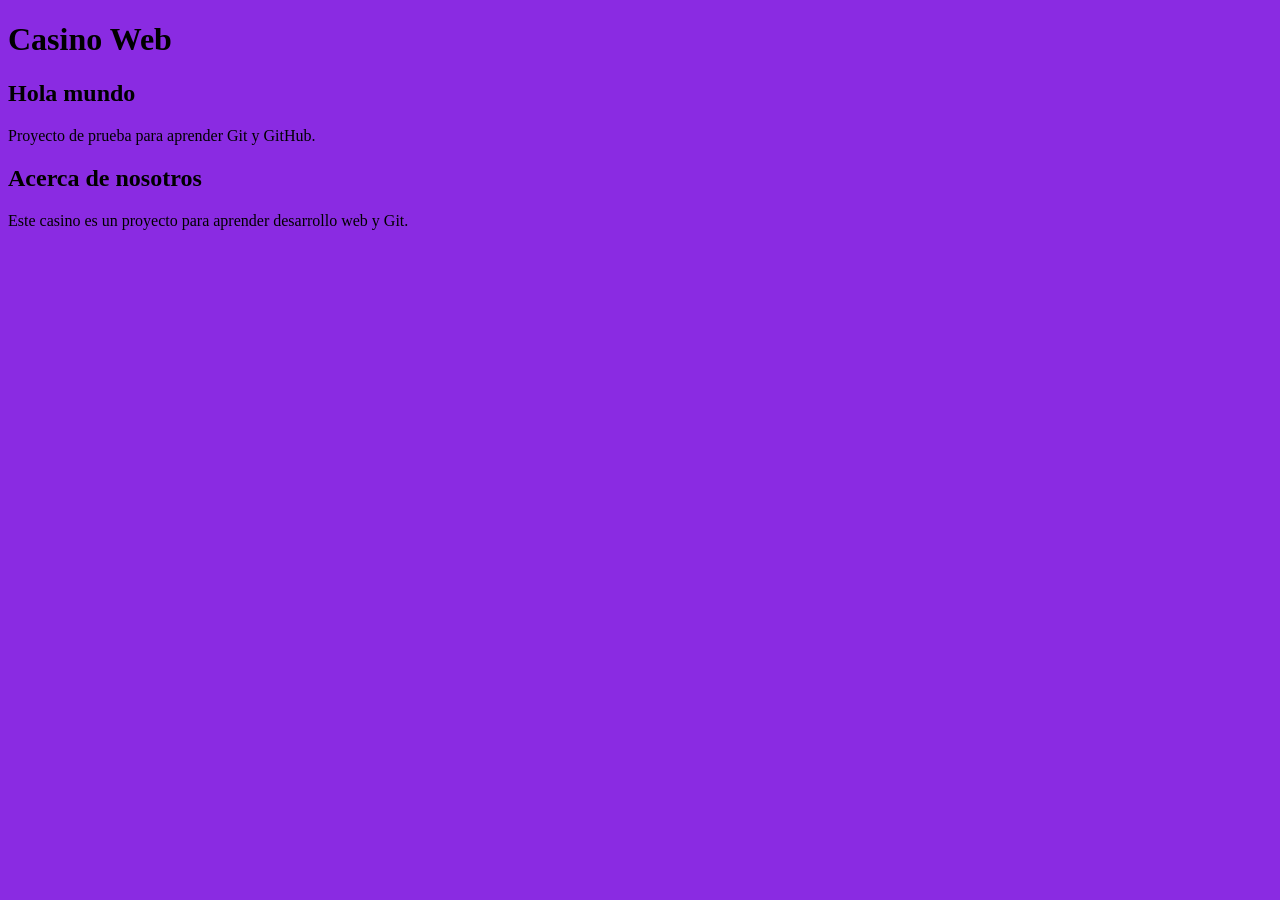
<file: index.html>
<!DOCTYPE html>
<html lang="es">
<head>
    <meta charset="UTF-8">
    <title>Casino</title>
    <title> Vincular</title>
    <link rel="stylesheet" href="style.css">
</head>

<body>

    <h1>Casino Web</h1>
    <h2>Hola mundo</h2>
    <p>Proyecto de prueba para aprender Git y GitHub.</p>
    <h2>Acerca de nosotros</h2>
    <p>Este casino es un proyecto para aprender desarrollo web y Git.</p>
</body>
</html>
</file>
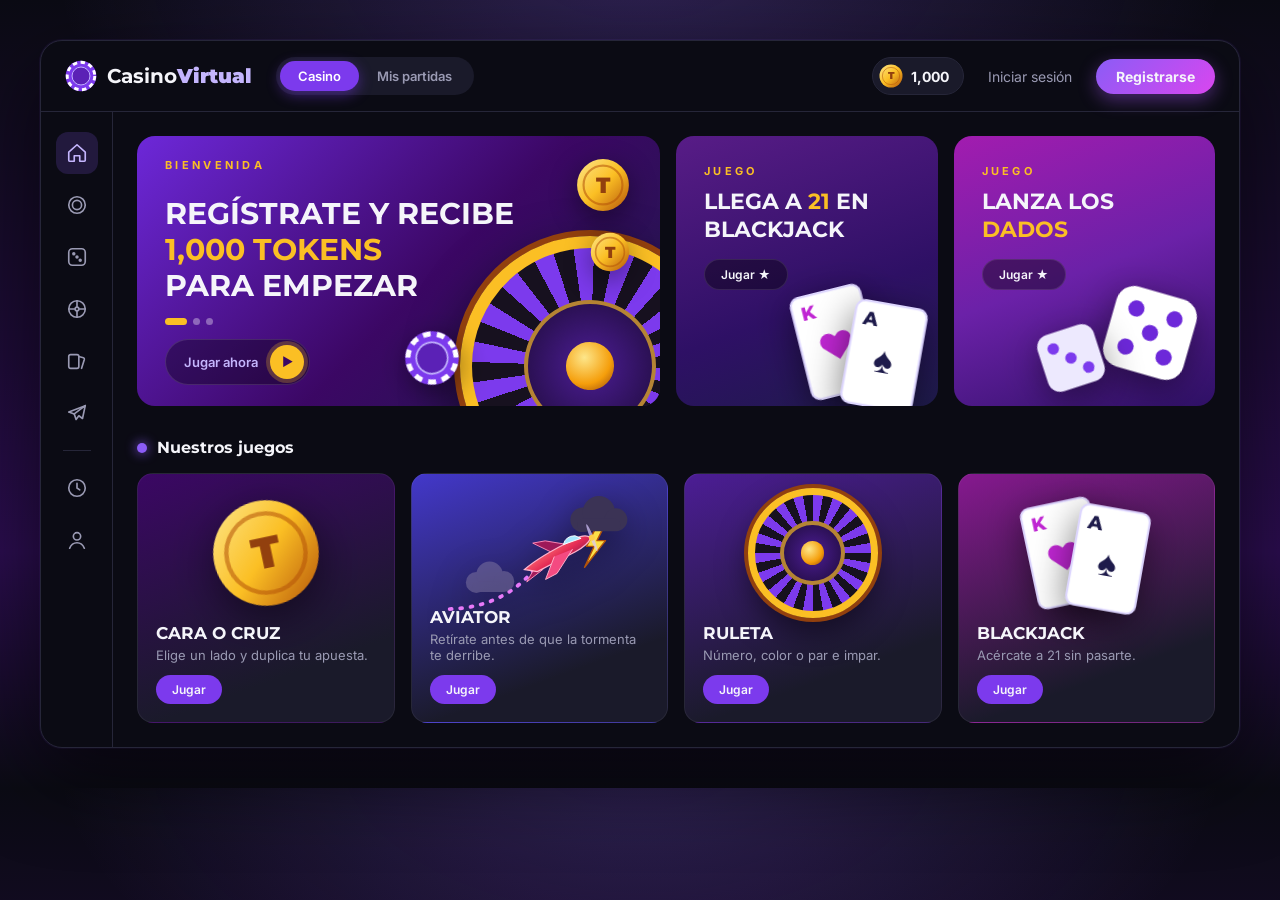
<file: frontend/index.html>
<!DOCTYPE html>
<html lang="es">
<head>
    <meta charset="UTF-8">
    <meta name="viewport" content="width=device-width, initial-scale=1.0">
    <title>Casino Virtual · Inicio</title>
    <link rel="preconnect" href="https://fonts.googleapis.com">
    <link rel="preconnect" href="https://fonts.gstatic.com" crossorigin>
    <link href="https://fonts.googleapis.com/css2?family=Montserrat:wght@600;700;800;900&family=Inter:wght@400;500;600;700&display=swap" rel="stylesheet">
    <link rel="stylesheet" href="css/estilos.css">
</head>

<body>
        <!-- Ilustraciones reutilizables (se usan con <use href="#nombre">) -->
    <svg width="0" height="0" style="position:absolute" aria-hidden="true">
    <defs>
        <linearGradient id="g-oro" x1="0" y1="0" x2="1" y2="1">
        <stop offset="0" stop-color="#fde68a"/>
        <stop offset=".5" stop-color="#fbbf24"/>
        <stop offset="1" stop-color="#b45309"/>
        </linearGradient>
    </defs>
    <symbol id="moneda" viewBox="0 0 100 100">
        <circle cx="50" cy="50" r="48" fill="url(#g-oro)"/>
        <circle cx="50" cy="50" r="36" fill="none" stroke="#b45309" stroke-width="4" opacity=".55"/>
        <text x="50" y="64" text-anchor="middle" font-size="40" font-weight="900" fill="#92400e" font-family="Montserrat, sans-serif">T</text>
    </symbol>
    <symbol id="ficha" viewBox="0 0 100 100">
        <circle cx="50" cy="50" r="48" fill="#7c3aed"/>
        <circle cx="50" cy="50" r="43" fill="none" stroke="#fff" stroke-width="9" stroke-dasharray="14 11"/>
        <circle cx="50" cy="50" r="28" fill="#5b21b6" stroke="#c4b5fd" stroke-width="3"/>
    </symbol>
    <symbol id="dado5" viewBox="0 0 100 100">
        <rect x="4" y="4" width="92" height="92" rx="20" fill="#fff"/>
        <g fill="#6d28d9">
        <circle cx="28" cy="28" r="9"/><circle cx="72" cy="28" r="9"/>
        <circle cx="50" cy="50" r="9"/>
        <circle cx="28" cy="72" r="9"/><circle cx="72" cy="72" r="9"/>
        </g>
    </symbol>
    <symbol id="dado3" viewBox="0 0 100 100">
        <rect x="4" y="4" width="92" height="92" rx="20" fill="#ede9fe"/>
        <g fill="#7c3aed">
        <circle cx="28" cy="28" r="9"/><circle cx="50" cy="50" r="9"/><circle cx="72" cy="72" r="9"/>
        </g>
    </symbol>
    <symbol id="carta-a" viewBox="0 0 70 100">
        <rect x="2" y="2" width="66" height="96" rx="8" fill="#fff" stroke="#ddd6fe" stroke-width="2"/>
        <text x="10" y="24" font-size="18" font-weight="800" fill="#1e1b4b" font-family="Montserrat, sans-serif">A</text>
        <text x="35" y="66" text-anchor="middle" font-size="34" fill="#1e1b4b">♠</text>
    </symbol>
    <symbol id="carta-k" viewBox="0 0 70 100">
        <rect x="2" y="2" width="66" height="96" rx="8" fill="#fff" stroke="#ddd6fe" stroke-width="2"/>
        <text x="10" y="24" font-size="18" font-weight="800" fill="#c026d3" font-family="Montserrat, sans-serif">K</text>
        <text x="35" y="66" text-anchor="middle" font-size="34" fill="#c026d3">♥</text>
    </symbol>
    </svg>

    <div class="marco">

    <!-- ===== Barra superior ===== -->
    <header class="barra">
        <div class="barra-izq">
        <a href="#" class="logo">
            <svg class="logo-icono"><use href="#ficha"/></svg>
            <span>Casino<b>Virtual</b></span>
        </a>
        <nav class="pestanas">
            <a href="index.html" class="activa" aria-current="page">Casino</a>
            <a href="partidas.html">Mis partidas</a>
        </nav>
        </div>
        <div class="barra-der">
      <div class="saldo">
    <svg><use href="#moneda"/></svg>
    <span id="saldoTokens">1,000</span>
</div>

<a href="login.html" class="enlace" id="enlaceLogin">
    Iniciar sesión
</a>

<a href="registrar.html" class="boton" id="enlaceRegistro">
    Registrarse
</a>
        </div>
    </header>

    <div class="cuerpo">

        <!-- ===== Barra lateral ===== -->
        <aside class="lateral">
        <a href="index.html" class="activo" title="Inicio" aria-current="page">
            <svg viewBox="0 0 24 24"><path d="M3 11l9-8 9 8v9a1 1 0 0 1-1 1h-5v-6H9v6H4a1 1 0 0 1-1-1z"/></svg>
        </a>
        <a href="juegos/cara-cruz/index.html" title="Cara o cruz">
            <svg viewBox="0 0 24 24"><circle cx="12" cy="12" r="9"/><circle cx="12" cy="12" r="5"/></svg>
        </a>
        <a href="juegos/dados/index.html" title="Dados">
            <svg viewBox="0 0 24 24"><rect x="3" y="3" width="18" height="18" rx="4"/><circle cx="8.5" cy="8.5" r="1"/><circle cx="15.5" cy="15.5" r="1"/><circle cx="12" cy="12" r="1"/></svg>
        </a>
        <a href="juegos/ruleta/index.html" title="Ruleta">
            <svg viewBox="0 0 24 24"><circle cx="12" cy="12" r="9"/><circle cx="12" cy="12" r="2"/><path d="M12 3v7M12 14v7M3 12h7M14 12h7"/></svg>
        </a>
        <a href="juegos/blackjack/index.html" title="Blackjack">
            <svg viewBox="0 0 24 24"><rect x="3" y="5" width="11" height="15" rx="2"/><path d="M14 7l5 1.5a1.5 1.5 0 0 1 1 1.8L17 20"/></svg>
        </a>
        <a href="juegos/aviator/index.html" title="Aviator">
            <svg viewBox="0 0 24 24"><path d="M21 4L3 11l6 2 2 6 3-4 4 3z"/><path d="M9 13l12-9"/></svg>
        </a>
        <span class="separador"></span>
        <a href="partidas.html" title="Mis partidas">
            <svg viewBox="0 0 24 24"><circle cx="12" cy="12" r="9"/><path d="M12 7v5l3 2"/></svg>
        </a>
        <a href="perfil.html" title="Perfil">
            <svg viewBox="0 0 24 24"><circle cx="12" cy="8" r="4"/><path d="M4 21c1.5-4 4.5-6 8-6s6.5 2 8 6"/></svg>
        </a>
        </aside>

        <main class="contenido">

        <!-- ===== Banners principales ===== -->
        <section class="hero">
            <article class="banner banner-principal">
            <p class="etiqueta">Bienvenida</p>
            <h1>Regístrate y recibe<br><span>1,000 tokens</span><br>para empezar</h1>
            <div class="puntos"><i class="activo"></i><i></i><i></i></div>
            <a href="juegos/ruleta/index.html" class="boton-jugar">Jugar ahora <span class="play">▶</span></a>

            <div class="ruleta"></div>
            <svg class="flotante f1"><use href="#ficha"/></svg>
            <svg class="flotante f2"><use href="#moneda"/></svg>
            <svg class="flotante f3"><use href="#moneda"/></svg>
            </article>

            <article class="banner banner-chico banner-blackjack">
            <p class="etiqueta">Juego</p>
            <h2>Llega a <span>21</span> en Blackjack</h2>
            <a href="juegos/blackjack/index.html" class="boton-mini">Jugar ★</a>
            <div class="cartas">
                <svg class="carta c1"><use href="#carta-k"/></svg>
                <svg class="carta c2"><use href="#carta-a"/></svg>
            </div>
            </article>

            <article class="banner banner-chico banner-dados">
            <p class="etiqueta">Juego</p>
            <h2>Lanza los <span>dados</span></h2>
            <a href="juegos/dados/index.html" class="boton-mini">Jugar ★</a>
            <svg class="dado d1"><use href="#dado5"/></svg>
            <svg class="dado d2"><use href="#dado3"/></svg>
            </article>
        </section>

        <!-- ===== Juegos ===== -->
        <section class="seccion">
            <div class="seccion-titulo">
            <h3><span class="punto-morado"></span>Nuestros juegos</h3>
            </div>
            <div class="juegos">
            <article class="juego j-moneda">
                <div class="ilustracion">
                <svg class="moneda-grande"><use href="#moneda"/></svg>
                </div>
                <div class="juego-info">
                <h4>Cara o cruz</h4>
                <p>Elige un lado y duplica tu apuesta.</p>
                </div>
                <a href="juegos/cara-cruz/index.html" class="boton-mini">Jugar</a>
            </article>

            <article class="juego j-aviator">
                <div class="ilustracion">
                <!-- Ilustración propia: avión (trazos del SVG del compañero) entre nubes de tormenta. -->
                <svg class="aviator-g" viewBox="0 0 200 130" aria-hidden="true">
                    <defs>
                    <linearGradient id="g-fuselaje" x1="0" y1="0" x2="1" y2="1">
                        <stop offset="0" stop-color="#ff7777"/>
                        <stop offset=".55" stop-color="#e52c55"/>
                        <stop offset="1" stop-color="#8e174c"/>
                    </linearGradient>
                    </defs>
                    <!-- Estela -->
                    <path d="M6 124 Q70 122 104 70" fill="none" stroke="#e879f9" stroke-width="4" stroke-linecap="round" stroke-dasharray="2 9"/>
                    <!-- Nube de abajo (cruzada) -->
                    <g fill="#7c739e" opacity=".55">
                    <circle cx="34" cy="96" r="11"/><circle cx="48" cy="88" r="14"/><circle cx="63" cy="95" r="11"/><rect x="30" y="95" width="36" height="11" rx="5.5"/>
                    </g>
                    <!-- Nube de tormenta con rayo -->
                    <polygon points="160,38 150,58 158,58 148,80 170,52 161,52 168,38" fill="#fde047" stroke="#b45309" stroke-width="1.5" stroke-linejoin="round"/>
                    <g fill="#3b3355">
                    <circle cx="146" cy="30" r="13"/><circle cx="163" cy="22" r="17"/><circle cx="181" cy="30" r="12"/><rect x="140" y="29" width="46" height="13" rx="6.5"/>
                    </g>
                    <!-- Avión -->
                    <g transform="translate(70 40) rotate(-22 50 25) scale(.45)">
                    <path d="M55 61 L18 91 L64 78 L88 59" fill="#a21c5b" stroke="#ff92bd" stroke-width="2"/>
                    <path d="M102 53 L65 12 L94 18 L143 48" fill="#9d1959" stroke="#ff8db9" stroke-width="2"/>
                    <path d="M24 62 Q70 46 160 40 Q186 37 196 51 Q183 65 150 68 L50 78 Z" fill="url(#g-fuselaje)" stroke="#ffb3cc" stroke-width="3"/>
                    <path d="M130 42 Q143 25 163 33 L174 44 Z" fill="#a6e8ff" stroke="#fff" stroke-width="2"/>
                    <path d="M100 60 L61 102 L91 99 L146 60" fill="#f44a81" stroke="#ffb3cc" stroke-width="2"/>
                    <ellipse cx="198" cy="52" rx="4" ry="34" fill="#d9c8ff" opacity=".7"/>
                    <circle cx="198" cy="52" r="7" fill="#ffcf49"/>
                    </g>
                </svg>
                </div>
                <div class="juego-info">
                <h4>Aviator</h4>
                <p>Retírate antes de que la tormenta te derribe.</p>
                </div>
                <a href="juegos/aviator/index.html" class="boton-mini">Jugar</a>
            </article>

            <article class="juego j-ruleta">
                <div class="ilustracion">
                <div class="ruleta ruleta-chica"></div>
                </div>
                <div class="juego-info">
                <h4>Ruleta</h4>
                <p>Número, color o par e impar.</p>
                </div>
                <a href="juegos/ruleta/index.html" class="boton-mini">Jugar</a>
            </article>

            <article class="juego j-blackjack">
                <div class="ilustracion">
                <svg class="carta-g c1"><use href="#carta-k"/></svg>
                <svg class="carta-g c2"><use href="#carta-a"/></svg>
                </div>
                <div class="juego-info">
                <h4>Blackjack</h4>
                <p>Acércate a 21 sin pasarte.</p>
                </div>
                <a href="juegos/blackjack/index.html" class="boton-mini">Jugar</a>
            </article>
            </div>
        </section>

        
        <!-- ===== Empezar a borrar ===== -->
         </main> <!-- Cierra contenido -->

    </div> <!-- Cierra cuerpo -->

</div> <!-- Cierra marco -->
        
<script type="module" src="js/index.js"></script>
</body>
</html>
</file>
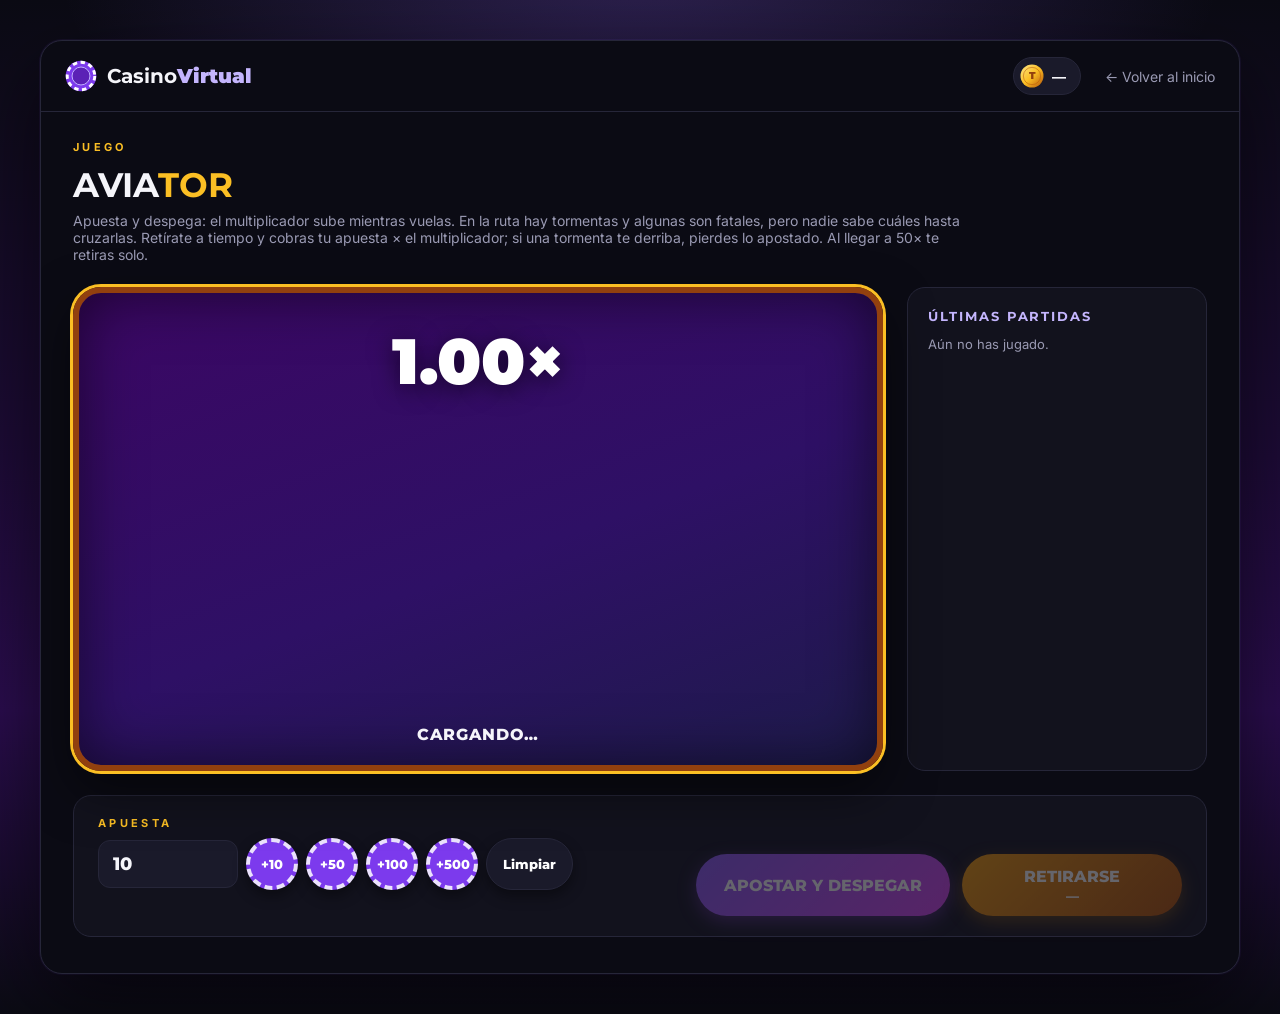
<file: frontend/juegos/aviator/index.html>
<!DOCTYPE html>
<html lang="es">
<head>
    <meta charset="UTF-8">
    <meta name="viewport" content="width=device-width, initial-scale=1.0">
    <title>Casino Virtual · Aviator</title>
    <link rel="preconnect" href="https://fonts.googleapis.com">
    <link rel="preconnect" href="https://fonts.gstatic.com" crossorigin>
    <link href="https://fonts.googleapis.com/css2?family=Montserrat:wght@600;700;800;900&family=Inter:wght@400;500;600;700&display=swap" rel="stylesheet">
    <link rel="stylesheet" href="../../css/estilos.css">
    <link rel="stylesheet" href="aviator.css">
</head>

<body>
    <!-- Ilustraciones reutilizables (mismas que en index.html).
         OJO: los ids "g-oro", "moneda" y "ficha" ya están ocupados aquí;
         todos los ids propios de Aviator empiezan con "av". -->
    <svg width="0" height="0" style="position:absolute" aria-hidden="true">
    <defs>
        <linearGradient id="g-oro" x1="0" y1="0" x2="1" y2="1">
        <stop offset="0" stop-color="#fde68a"/>
        <stop offset=".5" stop-color="#fbbf24"/>
        <stop offset="1" stop-color="#b45309"/>
        </linearGradient>
    </defs>
    <symbol id="moneda" viewBox="0 0 100 100">
        <circle cx="50" cy="50" r="48" fill="url(#g-oro)"/>
        <circle cx="50" cy="50" r="36" fill="none" stroke="#b45309" stroke-width="4" opacity=".55"/>
        <text x="50" y="64" text-anchor="middle" font-size="40" font-weight="900" fill="#92400e" font-family="Montserrat, sans-serif">T</text>
    </symbol>
    <symbol id="ficha" viewBox="0 0 100 100">
        <circle cx="50" cy="50" r="48" fill="#7c3aed"/>
        <circle cx="50" cy="50" r="43" fill="none" stroke="#fff" stroke-width="9" stroke-dasharray="14 11"/>
        <circle cx="50" cy="50" r="28" fill="#5b21b6" stroke="#c4b5fd" stroke-width="3"/>
    </symbol>
    </svg>

    <div class="marco">

    <!-- ===== Barra superior ===== -->
    <header class="barra">
        <div class="barra-izq">
        <a href="../../index.html" class="logo">
            <svg class="logo-icono"><use href="#ficha"/></svg>
            <span>Casino<b>Virtual</b></span>
        </a>
        </div>
        <div class="barra-der">
        <div class="saldo" title="Tu saldo de tokens">
            <svg><use href="#moneda"/></svg>
            <span id="avSaldo">—</span>
        </div>
        <a href="../../index.html" class="enlace">← Volver al inicio</a>
        </div>
    </header>

    <main class="av">

        <div class="av-titulo">
        <p class="etiqueta">Juego</p>
        <h1>Avia<span>tor</span></h1>
        <p class="av-reglas">Apuesta y despega: el multiplicador sube mientras vuelas. En la ruta hay tormentas y algunas
            son fatales, pero nadie sabe cuáles hasta cruzarlas. Retírate a tiempo y cobras tu apuesta × el multiplicador;
            si una tormenta te derriba, pierdes lo apostado. Al llegar a 50× te retiras solo.</p>
        </div>

        <div class="av-cuerpo">

        <!-- ===== Cielo: lo dibuja aviator.js ===== -->
        <section class="av-mesa">
            <div class="av-pantalla">
            <canvas class="av-cielo" id="avCielo" aria-label="Vuelo del avión con tormentas"></canvas>
            <div class="av-multiplicador" id="avMultiplicador">1.00×</div>
            <div class="av-aviso" id="avAviso" hidden></div>
            </div>
            <p class="av-mensaje" id="avMensaje" role="status">Cargando…</p>
        </section>

        <!-- ===== Historial ===== -->
        <aside class="av-historial">
            <h2>Últimas partidas</h2>
            <ol class="av-historial-lista" id="avHistorialLista"></ol>
            <p class="av-historial-vacio" id="avHistorialVacio">Aún no has jugado.</p>
        </aside>

        </div>

        <!-- ===== Controles ===== -->
        <section class="av-controles">
        <div class="av-apuesta">
            <label class="av-etiqueta" for="avApuesta">Apuesta</label>
            <div class="av-apuesta-fila">
            <input type="number" id="avApuesta" min="1" step="1" value="10" inputmode="numeric">
            <button type="button" class="av-ficha" data-valor="10">+10</button>
            <button type="button" class="av-ficha" data-valor="50">+50</button>
            <button type="button" class="av-ficha" data-valor="100">+100</button>
            <button type="button" class="av-ficha" data-valor="500">+500</button>
            <button type="button" class="av-ficha av-limpiar" id="avLimpiar">Limpiar</button>
            </div>
            <p class="av-error" id="avError" role="alert"></p>
        </div>

        <div class="av-acciones">
            <button type="button" class="av-boton av-despegar" id="avDespegar" disabled>Apostar y despegar</button>
            <button type="button" class="av-boton av-retirarse" id="avRetirarse" disabled>
            <span>Retirarse</span>
            <small id="avGanancia">—</small>
            </button>
        </div>
        </section>

    </main>
    </div>

    <script type="module" src="aviator.js"></script>
</body>
</html>
</file>
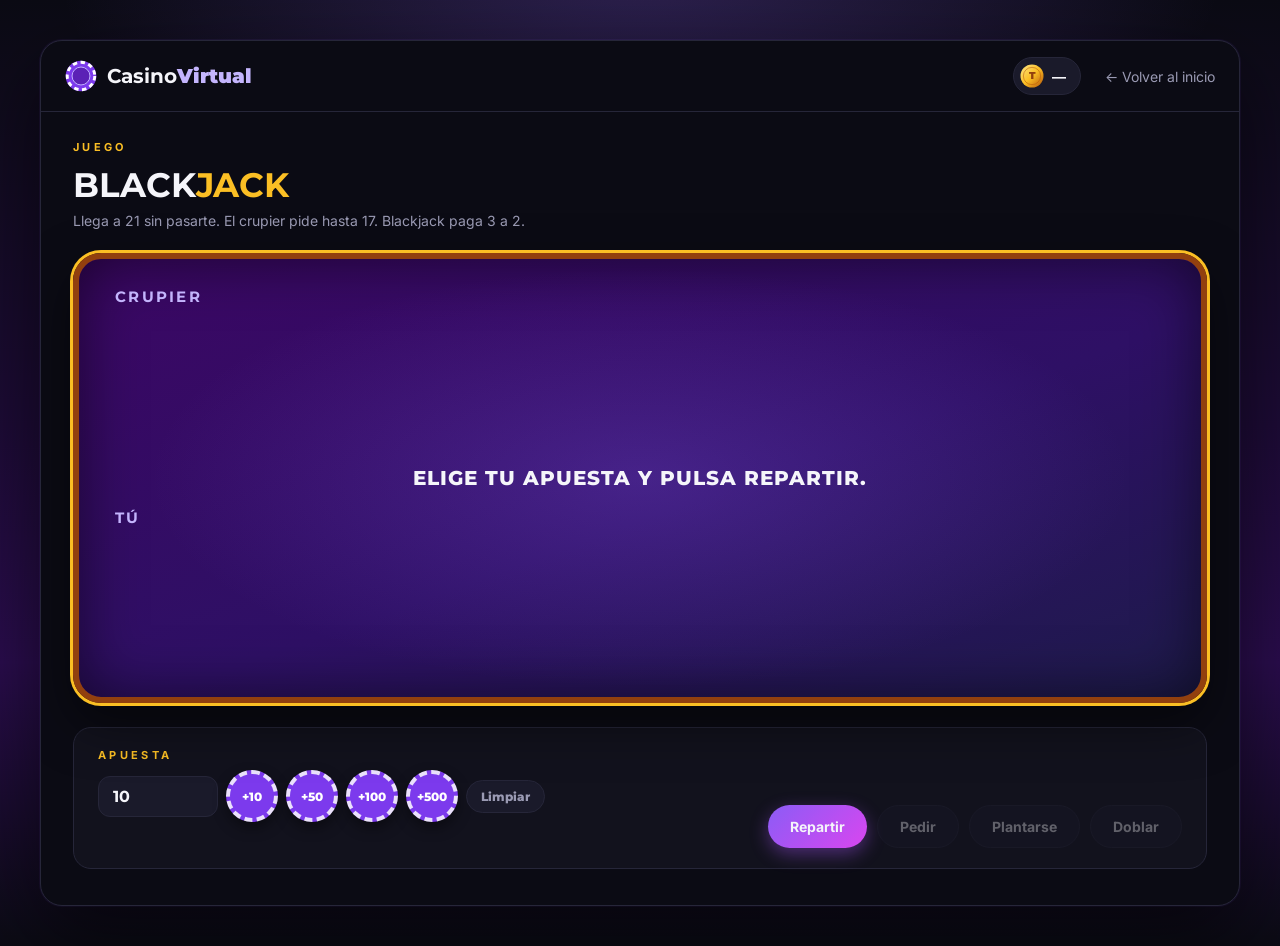
<file: frontend/juegos/blackjack/index.html>
<!DOCTYPE html>
<html lang="es">
<head>
    <meta charset="UTF-8">
    <meta name="viewport" content="width=device-width, initial-scale=1.0">
    <title>Casino Virtual · Blackjack</title>
    <link rel="preconnect" href="https://fonts.googleapis.com">
    <link rel="preconnect" href="https://fonts.gstatic.com" crossorigin>
    <link href="https://fonts.googleapis.com/css2?family=Montserrat:wght@600;700;800;900&family=Inter:wght@400;500;600;700&display=swap" rel="stylesheet">
    <link rel="stylesheet" href="../../css/estilos.css">
    <link rel="stylesheet" href="blackjack.css">
</head>

<body>
    <!-- Ilustraciones reutilizables (mismas que en index.html) -->
    <svg width="0" height="0" style="position:absolute" aria-hidden="true">
    <defs>
        <linearGradient id="g-oro" x1="0" y1="0" x2="1" y2="1">
        <stop offset="0" stop-color="#fde68a"/>
        <stop offset=".5" stop-color="#fbbf24"/>
        <stop offset="1" stop-color="#b45309"/>
        </linearGradient>
    </defs>
    <symbol id="moneda" viewBox="0 0 100 100">
        <circle cx="50" cy="50" r="48" fill="url(#g-oro)"/>
        <circle cx="50" cy="50" r="36" fill="none" stroke="#b45309" stroke-width="4" opacity=".55"/>
        <text x="50" y="64" text-anchor="middle" font-size="40" font-weight="900" fill="#92400e" font-family="Montserrat, sans-serif">T</text>
    </symbol>
    <symbol id="ficha" viewBox="0 0 100 100">
        <circle cx="50" cy="50" r="48" fill="#7c3aed"/>
        <circle cx="50" cy="50" r="43" fill="none" stroke="#fff" stroke-width="9" stroke-dasharray="14 11"/>
        <circle cx="50" cy="50" r="28" fill="#5b21b6" stroke="#c4b5fd" stroke-width="3"/>
    </symbol>
    </svg>

    <div class="marco">

    <!-- ===== Barra superior ===== -->
    <header class="barra">
        <div class="barra-izq">
        <a href="../../index.html" class="logo">
            <svg class="logo-icono"><use href="#ficha"/></svg>
            <span>Casino<b>Virtual</b></span>
        </a>
        </div>
        <div class="barra-der">
        <div class="saldo" title="Tu saldo de tokens">
            <svg><use href="#moneda"/></svg>
            <span id="saldoTokens">—</span>
        </div>
        <a href="../../index.html" class="enlace">← Volver al inicio</a>
        </div>
    </header>

    <main class="bj">

        <div class="bj-titulo">
        <p class="etiqueta">Juego</p>
        <h1>Black<span>jack</span></h1>
        <p class="bj-reglas">Llega a 21 sin pasarte. El crupier pide hasta 17. Blackjack paga 3 a 2.</p>
        </div>

        <!-- ===== Mesa ===== -->
        <section class="mesa">
        <div class="zona">
            <div class="zona-cabecera">
            <h2>Crupier</h2>
            <span class="total" id="totalCrupier"></span>
            </div>
            <div class="cartas-fila" id="cartasCrupier"></div>
        </div>

        <p class="mensaje-mesa" id="mensajeMesa" role="status">Elige tu apuesta y pulsa Repartir.</p>

        <div class="zona">
            <div class="zona-cabecera">
            <h2>Tú</h2>
            <span class="total" id="totalJugador"></span>
            </div>
            <div class="cartas-fila" id="cartasJugador"></div>
        </div>
        </section>

        <!-- ===== Controles ===== -->
        <section class="controles">
        <div class="apuesta">
            <label for="apuesta">Apuesta</label>
            <div class="apuesta-fila">
            <input type="number" id="apuesta" min="1" step="1" value="10" inputmode="numeric">
            <button type="button" class="ficha-rapida" data-valor="10">+10</button>
            <button type="button" class="ficha-rapida" data-valor="50">+50</button>
            <button type="button" class="ficha-rapida" data-valor="100">+100</button>
            <button type="button" class="ficha-rapida" data-valor="500">+500</button>
            <button type="button" class="ficha-rapida limpiar" id="limpiarApuesta">Limpiar</button>
            </div>
            <p class="mensaje-error" id="mensajeError" role="alert"></p>
        </div>

        <div class="acciones">
            <button type="button" class="accion principal" id="btnRepartir">Repartir</button>
            <button type="button" class="accion" id="btnPedir" disabled>Pedir</button>
            <button type="button" class="accion" id="btnPlantarse" disabled>Plantarse</button>
            <button type="button" class="accion" id="btnDoblar" disabled>Doblar</button>
        </div>
        </section>

    </main>
    </div>

    <script type="module" src="blackjack.js"></script>
</body>
</html>
</file>
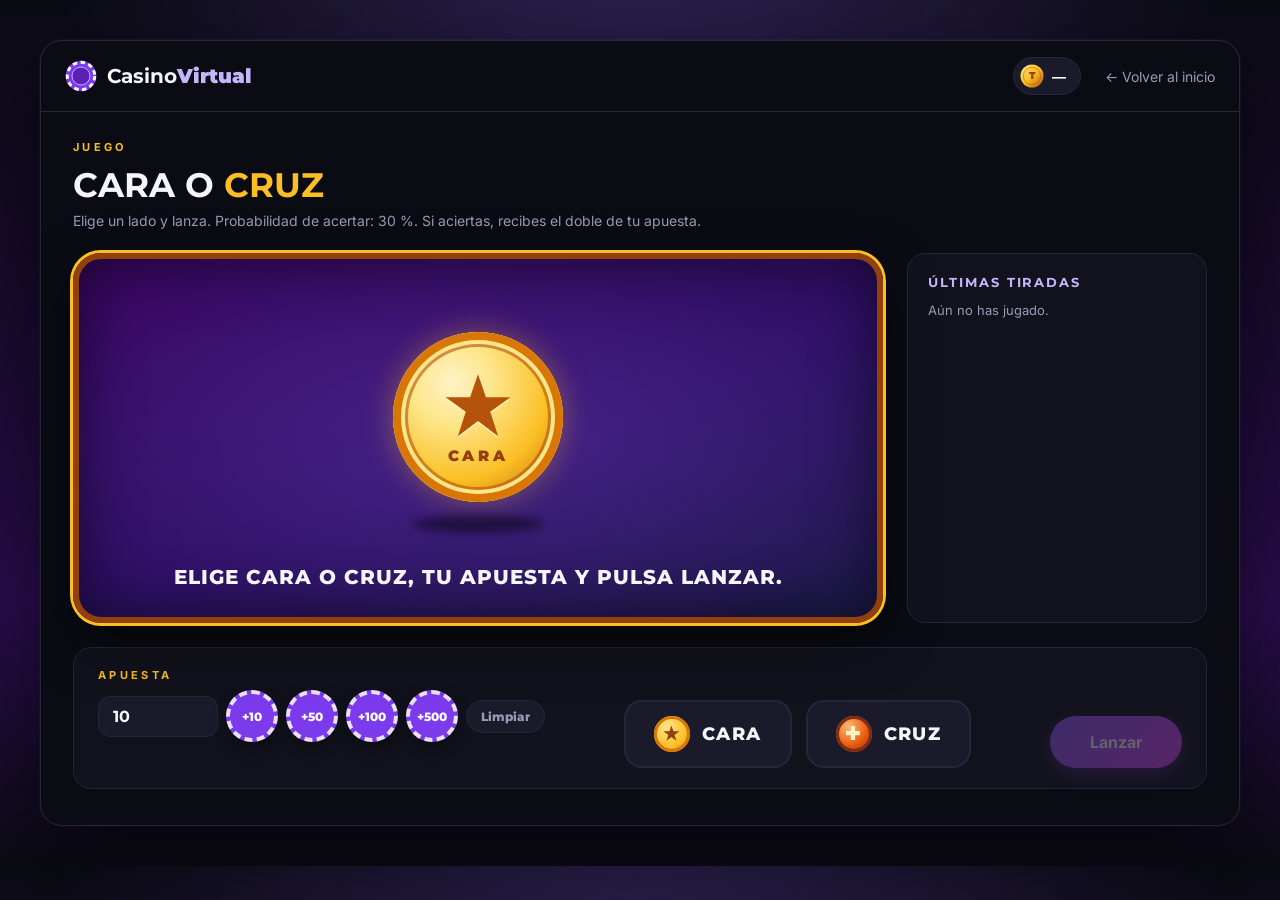
<file: frontend/juegos/cara-cruz/index.html>
<!DOCTYPE html>
<html lang="es">
<head>
    <meta charset="UTF-8">
    <meta name="viewport" content="width=device-width, initial-scale=1.0">
    <title>Casino Virtual · Cara o cruz</title>
    <link rel="preconnect" href="https://fonts.googleapis.com">
    <link rel="preconnect" href="https://fonts.gstatic.com" crossorigin>
    <link href="https://fonts.googleapis.com/css2?family=Montserrat:wght@600;700;800;900&family=Inter:wght@400;500;600;700&display=swap" rel="stylesheet">
    <link rel="stylesheet" href="../../css/estilos.css">
    <link rel="stylesheet" href="cara-cruz.css">
</head>

<body>
    <!-- Ilustraciones reutilizables (mismas que en index.html) -->
    <svg width="0" height="0" style="position:absolute" aria-hidden="true">
    <defs>
        <linearGradient id="g-oro" x1="0" y1="0" x2="1" y2="1">
        <stop offset="0" stop-color="#fde68a"/>
        <stop offset=".5" stop-color="#fbbf24"/>
        <stop offset="1" stop-color="#b45309"/>
        </linearGradient>
    </defs>
    <symbol id="moneda" viewBox="0 0 100 100">
        <circle cx="50" cy="50" r="48" fill="url(#g-oro)"/>
        <circle cx="50" cy="50" r="36" fill="none" stroke="#b45309" stroke-width="4" opacity=".55"/>
        <text x="50" y="64" text-anchor="middle" font-size="40" font-weight="900" fill="#92400e" font-family="Montserrat, sans-serif">T</text>
    </symbol>
    <symbol id="ficha" viewBox="0 0 100 100">
        <circle cx="50" cy="50" r="48" fill="#7c3aed"/>
        <circle cx="50" cy="50" r="43" fill="none" stroke="#fff" stroke-width="9" stroke-dasharray="14 11"/>
        <circle cx="50" cy="50" r="28" fill="#5b21b6" stroke="#c4b5fd" stroke-width="3"/>
    </symbol>
    </svg>

    <div class="marco">

    <!-- ===== Barra superior ===== -->
    <header class="barra">
        <div class="barra-izq">
        <a href="../../index.html" class="logo">
            <svg class="logo-icono"><use href="#ficha"/></svg>
            <span>Casino<b>Virtual</b></span>
        </a>
        </div>
        <div class="barra-der">
        <div class="saldo" title="Tu saldo de tokens">
            <svg><use href="#moneda"/></svg>
            <span id="saldoTokens">—</span>
        </div>
        <a href="../../index.html" class="enlace">← Volver al inicio</a>
        </div>
    </header>

    <main class="cc">

        <div class="cc-titulo">
        <p class="etiqueta">Juego</p>
        <h1>Cara o <span>cruz</span></h1>
        <p class="cc-reglas">Elige un lado y lanza. Probabilidad de acertar: 30 %. Si aciertas, recibes el doble de tu apuesta.</p>
        </div>

        <div class="cc-cuerpo">

        <!-- ===== Mesa con la moneda ===== -->
        <section class="mesa">
            <div class="escena">
            <!-- La moneda: dos caras dibujadas con CSS y SVG propio.
                 OJO: el id NO puede ser "moneda", ese ya lo usa el <symbol> del saldo. -->
            <div class="moneda-salto" id="monedaSalto">
                <div class="moneda-juego" id="monedaJuego" aria-hidden="true">
                <div class="lado lado-cara">
                    <svg class="simbolo" viewBox="0 0 100 100">
                    <polygon points="50,6 61,38 95,38 67,58 78,92 50,71 22,92 33,58 5,38 39,38"/>
                    </svg>
                    <span class="texto">Cara</span>
                </div>
                <div class="lado lado-cruz">
                    <span class="simbolo cruz-dibujo"></span>
                    <span class="texto">Cruz</span>
                </div>
                </div>
            </div>
            <div class="sombra" id="sombra"></div>
            </div>

            <p class="mensaje-mesa" id="mensajeMesa" role="status">Elige cara o cruz, tu apuesta y pulsa Lanzar.</p>
        </section>

        <!-- ===== Historial ===== -->
        <aside class="historial">
            <h2>Últimas tiradas</h2>
            <ol class="historial-lista" id="historialLista"></ol>
            <p class="historial-vacio" id="historialVacio">Aún no has jugado.</p>
        </aside>

        </div>

        <!-- ===== Controles ===== -->
        <section class="controles">
        <div class="apuesta">
            <label for="apuesta">Apuesta</label>
            <div class="apuesta-fila">
            <input type="number" id="apuesta" min="1" step="1" value="10" inputmode="numeric">
            <button type="button" class="ficha-rapida" data-valor="10">+10</button>
            <button type="button" class="ficha-rapida" data-valor="50">+50</button>
            <button type="button" class="ficha-rapida" data-valor="100">+100</button>
            <button type="button" class="ficha-rapida" data-valor="500">+500</button>
            <button type="button" class="ficha-rapida limpiar" id="limpiarApuesta">Limpiar</button>
            </div>
            <p class="mensaje-error" id="mensajeError" role="alert"></p>
        </div>

        <div class="eleccion" role="group" aria-label="Elige un lado">
            <button type="button" class="lado-boton" data-lado="CARA" aria-pressed="false">
            <span class="mini-moneda">★</span>Cara
            </button>
            <button type="button" class="lado-boton" data-lado="CRUZ" aria-pressed="false">
            <span class="mini-moneda">✚</span>Cruz
            </button>
        </div>

        <div class="acciones">
            <button type="button" class="accion principal" id="btnLanzar" disabled>Lanzar</button>
        </div>
        </section>

    </main>
    </div>

    <script type="module" src="cara-cruz.js"></script>
</body>
</html>
</file>
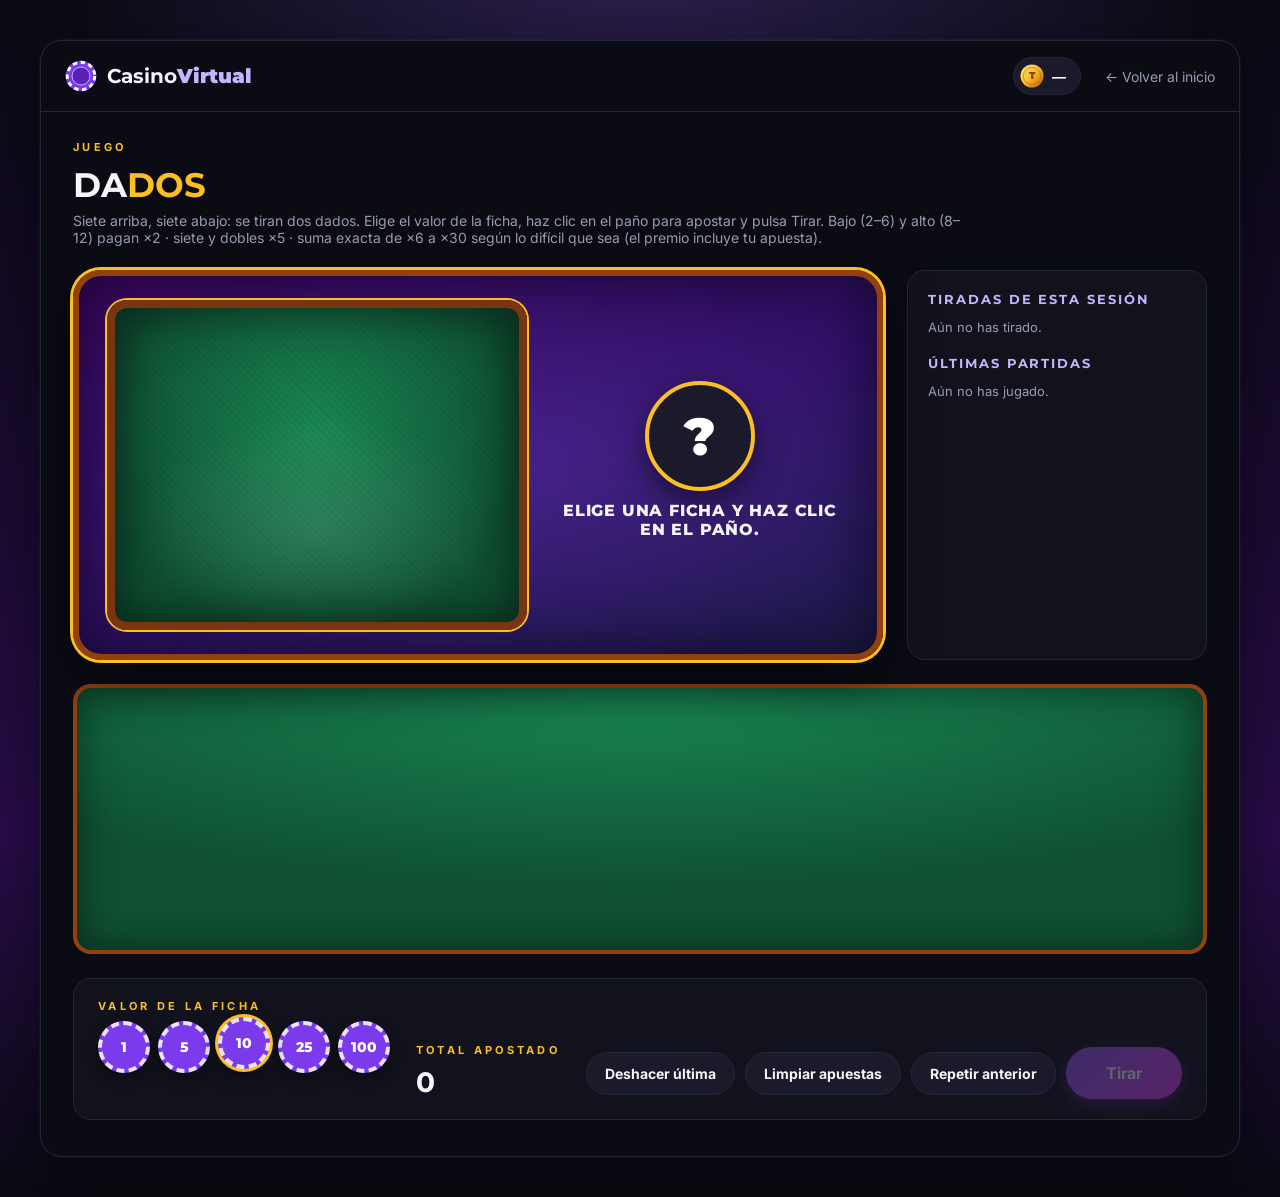
<file: frontend/juegos/dados/index.html>
<!DOCTYPE html>
<html lang="es">
<head>
    <meta charset="UTF-8">
    <meta name="viewport" content="width=device-width, initial-scale=1.0">
    <title>Casino Virtual · Dados</title>
    <link rel="preconnect" href="https://fonts.googleapis.com">
    <link rel="preconnect" href="https://fonts.gstatic.com" crossorigin>
    <link href="https://fonts.googleapis.com/css2?family=Montserrat:wght@600;700;800;900&family=Inter:wght@400;500;600;700&display=swap" rel="stylesheet">
    <link rel="stylesheet" href="../../css/estilos.css">
    <link rel="stylesheet" href="dados.css">
</head>

<body>
    <!-- Ilustraciones reutilizables (mismas que en index.html).
         OJO: los ids "g-oro", "moneda" y "ficha" ya están ocupados aquí, y en el
         index existen "dado5" y "dado3"; todos los ids propios de esta página
         empiezan con "dd" y las clases con "dd-". -->
    <svg width="0" height="0" style="position:absolute" aria-hidden="true">
    <defs>
        <linearGradient id="g-oro" x1="0" y1="0" x2="1" y2="1">
        <stop offset="0" stop-color="#fde68a"/>
        <stop offset=".5" stop-color="#fbbf24"/>
        <stop offset="1" stop-color="#b45309"/>
        </linearGradient>
    </defs>
    <symbol id="moneda" viewBox="0 0 100 100">
        <circle cx="50" cy="50" r="48" fill="url(#g-oro)"/>
        <circle cx="50" cy="50" r="36" fill="none" stroke="#b45309" stroke-width="4" opacity=".55"/>
        <text x="50" y="64" text-anchor="middle" font-size="40" font-weight="900" fill="#92400e" font-family="Montserrat, sans-serif">T</text>
    </symbol>
    <symbol id="ficha" viewBox="0 0 100 100">
        <circle cx="50" cy="50" r="48" fill="#7c3aed"/>
        <circle cx="50" cy="50" r="43" fill="none" stroke="#fff" stroke-width="9" stroke-dasharray="14 11"/>
        <circle cx="50" cy="50" r="28" fill="#5b21b6" stroke="#c4b5fd" stroke-width="3"/>
    </symbol>
    </svg>

    <div class="marco">

    <!-- ===== Barra superior ===== -->
    <header class="barra">
        <div class="barra-izq">
        <a href="../../index.html" class="logo">
            <svg class="logo-icono"><use href="#ficha"/></svg>
            <span>Casino<b>Virtual</b></span>
        </a>
        </div>
        <div class="barra-der">
        <div class="saldo" title="Tu saldo de tokens">
            <svg><use href="#moneda"/></svg>
            <span id="saldoTokens">—</span>
        </div>
        <a href="../../index.html" class="enlace">← Volver al inicio</a>
        </div>
    </header>

    <main class="dd">

        <div class="dd-titulo">
        <p class="etiqueta">Juego</p>
        <h1>Da<span>dos</span></h1>
        <p class="dd-reglas">Siete arriba, siete abajo: se tiran dos dados. Elige el valor de la ficha, haz clic en el paño para apostar y pulsa Tirar.
            Bajo (2–6) y alto (8–12) pagan ×2 · siete y dobles ×5 · suma exacta de ×6 a ×30 según lo difícil que sea (el premio incluye tu apuesta).</p>
        </div>

        <div class="dd-cuerpo">

        <!-- ===== Mesa: dados + resultado ===== -->
        <section class="mesa dd-mesa">
            <!-- Mesa de fieltro. Los dos dados (cubos 3D) los arma dados.js. -->
            <div class="dd-fieltro" id="ddFieltro" aria-hidden="true"></div>

            <div class="dd-resultado" id="ddResultado">
            <div class="dd-suma-grande" id="ddSumaGrande">?</div>
            <p class="dd-dobles-aviso" id="ddDoblesAviso" hidden>¡Dobles!</p>
            <p class="mensaje-mesa" id="ddMensaje" role="status">Elige una ficha y haz clic en el paño.</p>
            <ul class="dd-detalle" id="ddDetalle"></ul>
            <div class="dd-totales" id="ddTotales" hidden>
                <div><span>Premio total</span><b id="ddPremioTotal">0</b></div>
                <div><span>Ganancia neta</span><b id="ddGananciaNeta">0</b></div>
            </div>
            </div>
        </section>

        <!-- ===== Historial ===== -->
        <aside class="historial">
            <h2>Tiradas de esta sesión</h2>
            <ol class="dd-tiradas" id="ddTiradas"></ol>
            <p class="historial-vacio" id="ddTiradasVacio">Aún no has tirado.</p>

            <h2 class="dd-sub">Últimas partidas</h2>
            <ol class="historial-lista" id="ddHistorialLista"></ol>
            <p class="historial-vacio" id="ddHistorialVacio">Aún no has jugado.</p>
        </aside>

        </div>

        <!-- ===== Paño de apuestas (las casillas las crea dados.js) ===== -->
        <section class="dd-pano-caja">
        <div class="dd-pano" id="ddPano" role="group" aria-label="Paño de apuestas"></div>
        </section>

        <!-- ===== Controles ===== -->
        <section class="controles">
        <div class="apuesta">
            <span class="dd-etiqueta">Valor de la ficha</span>
            <div class="apuesta-fila" role="group" aria-label="Valor de la ficha">
            <button type="button" class="ficha-rapida dd-ficha-valor" data-valor="1" aria-pressed="false">1</button>
            <button type="button" class="ficha-rapida dd-ficha-valor" data-valor="5" aria-pressed="false">5</button>
            <button type="button" class="ficha-rapida dd-ficha-valor" data-valor="10" aria-pressed="true">10</button>
            <button type="button" class="ficha-rapida dd-ficha-valor" data-valor="25" aria-pressed="false">25</button>
            <button type="button" class="ficha-rapida dd-ficha-valor" data-valor="100" aria-pressed="false">100</button>
            </div>
            <p class="mensaje-error" id="ddError" role="alert"></p>
        </div>

        <div class="dd-total">
            <span class="dd-etiqueta">Total apostado</span>
            <b id="ddTotalApostado">0</b>
        </div>

        <div class="acciones">
            <button type="button" class="accion" id="ddDeshacer">Deshacer última</button>
            <button type="button" class="accion" id="ddLimpiar">Limpiar apuestas</button>
            <button type="button" class="accion" id="ddRepetir">Repetir anterior</button>
            <button type="button" class="accion principal" id="ddTirar" disabled>Tirar</button>
        </div>
        </section>

    </main>
    </div>

    <script type="module" src="dados.js"></script>
</body>
</html>
</file>
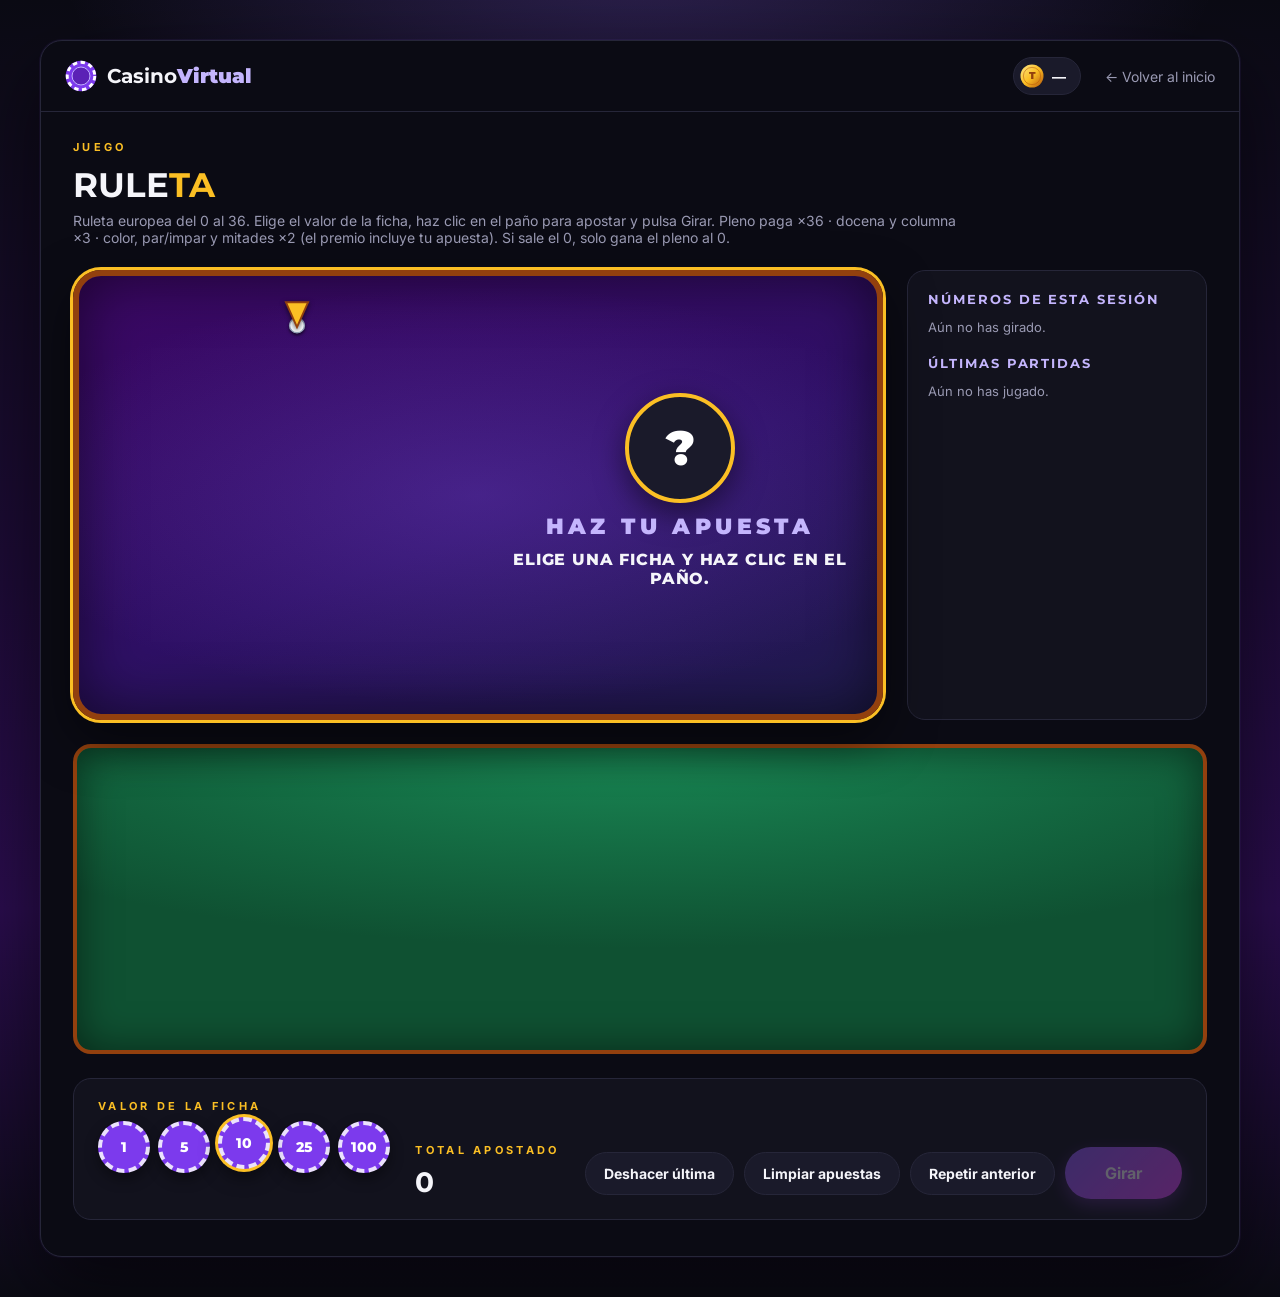
<file: frontend/juegos/ruleta/index.html>
<!DOCTYPE html>
<html lang="es">
<head>
    <meta charset="UTF-8">
    <meta name="viewport" content="width=device-width, initial-scale=1.0">
    <title>Casino Virtual · Ruleta</title>
    <link rel="preconnect" href="https://fonts.googleapis.com">
    <link rel="preconnect" href="https://fonts.gstatic.com" crossorigin>
    <link href="https://fonts.googleapis.com/css2?family=Montserrat:wght@600;700;800;900&family=Inter:wght@400;500;600;700&display=swap" rel="stylesheet">
    <link rel="stylesheet" href="../../css/estilos.css">
    <link rel="stylesheet" href="ruleta.css">
</head>

<body>
    <!-- Ilustraciones reutilizables (mismas que en index.html).
         OJO: los ids "g-oro", "moneda" y "ficha" ya están ocupados aquí;
         todos los ids propios de la ruleta empiezan con "rl". -->
    <svg width="0" height="0" style="position:absolute" aria-hidden="true">
    <defs>
        <linearGradient id="g-oro" x1="0" y1="0" x2="1" y2="1">
        <stop offset="0" stop-color="#fde68a"/>
        <stop offset=".5" stop-color="#fbbf24"/>
        <stop offset="1" stop-color="#b45309"/>
        </linearGradient>
    </defs>
    <symbol id="moneda" viewBox="0 0 100 100">
        <circle cx="50" cy="50" r="48" fill="url(#g-oro)"/>
        <circle cx="50" cy="50" r="36" fill="none" stroke="#b45309" stroke-width="4" opacity=".55"/>
        <text x="50" y="64" text-anchor="middle" font-size="40" font-weight="900" fill="#92400e" font-family="Montserrat, sans-serif">T</text>
    </symbol>
    <symbol id="ficha" viewBox="0 0 100 100">
        <circle cx="50" cy="50" r="48" fill="#7c3aed"/>
        <circle cx="50" cy="50" r="43" fill="none" stroke="#fff" stroke-width="9" stroke-dasharray="14 11"/>
        <circle cx="50" cy="50" r="28" fill="#5b21b6" stroke="#c4b5fd" stroke-width="3"/>
    </symbol>
    </svg>

    <div class="marco">

    <!-- ===== Barra superior ===== -->
    <header class="barra">
        <div class="barra-izq">
        <a href="../../index.html" class="logo">
            <svg class="logo-icono"><use href="#ficha"/></svg>
            <span>Casino<b>Virtual</b></span>
        </a>
        </div>
        <div class="barra-der">
        <div class="saldo" title="Tu saldo de tokens">
            <svg><use href="#moneda"/></svg>
            <span id="saldoTokens">—</span>
        </div>
        <a href="../../index.html" class="enlace">← Volver al inicio</a>
        </div>
    </header>

    <main class="rl">

        <div class="rl-titulo">
        <p class="etiqueta">Juego</p>
        <h1>Rule<span>ta</span></h1>
        <p class="rl-reglas">Ruleta europea del 0 al 36. Elige el valor de la ficha, haz clic en el paño para apostar y pulsa Girar.
            Pleno paga ×36 · docena y columna ×3 · color, par/impar y mitades ×2 (el premio incluye tu apuesta). Si sale el 0, solo gana el pleno al 0.</p>
        </div>

        <div class="rl-cuerpo">

        <!-- ===== Mesa: rueda + resultado ===== -->
        <section class="mesa rl-mesa">
            <div class="rl-rueda-caja">
            <!-- La rueda la dibuja ruleta.js dentro de este SVG.
                 El marcador (triángulo dorado) queda fijo arriba. -->
            <svg class="rl-rueda" id="rlRueda" viewBox="-205 -215 410 420" aria-hidden="true">
                <g id="rlRuedaGiro"></g>
                <g id="rlBolaGiro">
                <circle class="rl-bola" id="rlBola" cx="0" cy="-188" r="8"/>
                </g>
                <polygon class="rl-marcador" points="-12,-213 12,-213 0,-186"/>
            </svg>
            </div>

            <div class="rl-resultado" id="rlResultado">
            <div class="rl-numero-grande" id="rlNumeroGrande">?</div>
            <p class="rl-color-grande" id="rlColorGrande">Haz tu apuesta</p>
            <p class="mensaje-mesa" id="rlMensaje" role="status">Elige una ficha y haz clic en el paño.</p>
            <ul class="rl-detalle" id="rlDetalle"></ul>
            <div class="rl-totales" id="rlTotales" hidden>
                <div><span>Premio total</span><b id="rlPremioTotal">0</b></div>
                <div><span>Ganancia neta</span><b id="rlGananciaNeta">0</b></div>
            </div>
            </div>
        </section>

        <!-- ===== Historial ===== -->
        <aside class="historial">
            <h2>Números de esta sesión</h2>
            <div class="rl-bolitas" id="rlBolitas"></div>
            <p class="historial-vacio" id="rlBolitasVacio">Aún no has girado.</p>

            <h2 class="rl-sub">Últimas partidas</h2>
            <ol class="historial-lista" id="rlHistorialLista"></ol>
            <p class="historial-vacio" id="rlHistorialVacio">Aún no has jugado.</p>
        </aside>

        </div>

        <!-- ===== Paño de apuestas (las casillas las crea ruleta.js) ===== -->
        <section class="rl-pano-caja">
        <div class="rl-pano" id="rlPano" role="group" aria-label="Paño de apuestas"></div>
        </section>

        <!-- ===== Controles ===== -->
        <section class="controles">
        <div class="apuesta">
            <span class="rl-etiqueta">Valor de la ficha</span>
            <div class="apuesta-fila" role="group" aria-label="Valor de la ficha">
            <button type="button" class="ficha-rapida rl-ficha-valor" data-valor="1" aria-pressed="false">1</button>
            <button type="button" class="ficha-rapida rl-ficha-valor" data-valor="5" aria-pressed="false">5</button>
            <button type="button" class="ficha-rapida rl-ficha-valor" data-valor="10" aria-pressed="true">10</button>
            <button type="button" class="ficha-rapida rl-ficha-valor" data-valor="25" aria-pressed="false">25</button>
            <button type="button" class="ficha-rapida rl-ficha-valor" data-valor="100" aria-pressed="false">100</button>
            </div>
            <p class="mensaje-error" id="rlError" role="alert"></p>
        </div>

        <div class="rl-total">
            <span class="rl-etiqueta">Total apostado</span>
            <b id="rlTotalApostado">0</b>
        </div>

        <div class="acciones">
            <button type="button" class="accion" id="rlDeshacer">Deshacer última</button>
            <button type="button" class="accion" id="rlLimpiar">Limpiar apuestas</button>
            <button type="button" class="accion" id="rlRepetir">Repetir anterior</button>
            <button type="button" class="accion principal" id="rlGirar" disabled>Girar</button>
        </div>
        </section>

    </main>
    </div>

    <script type="module" src="ruleta.js"></script>
</body>
</html>
</file>
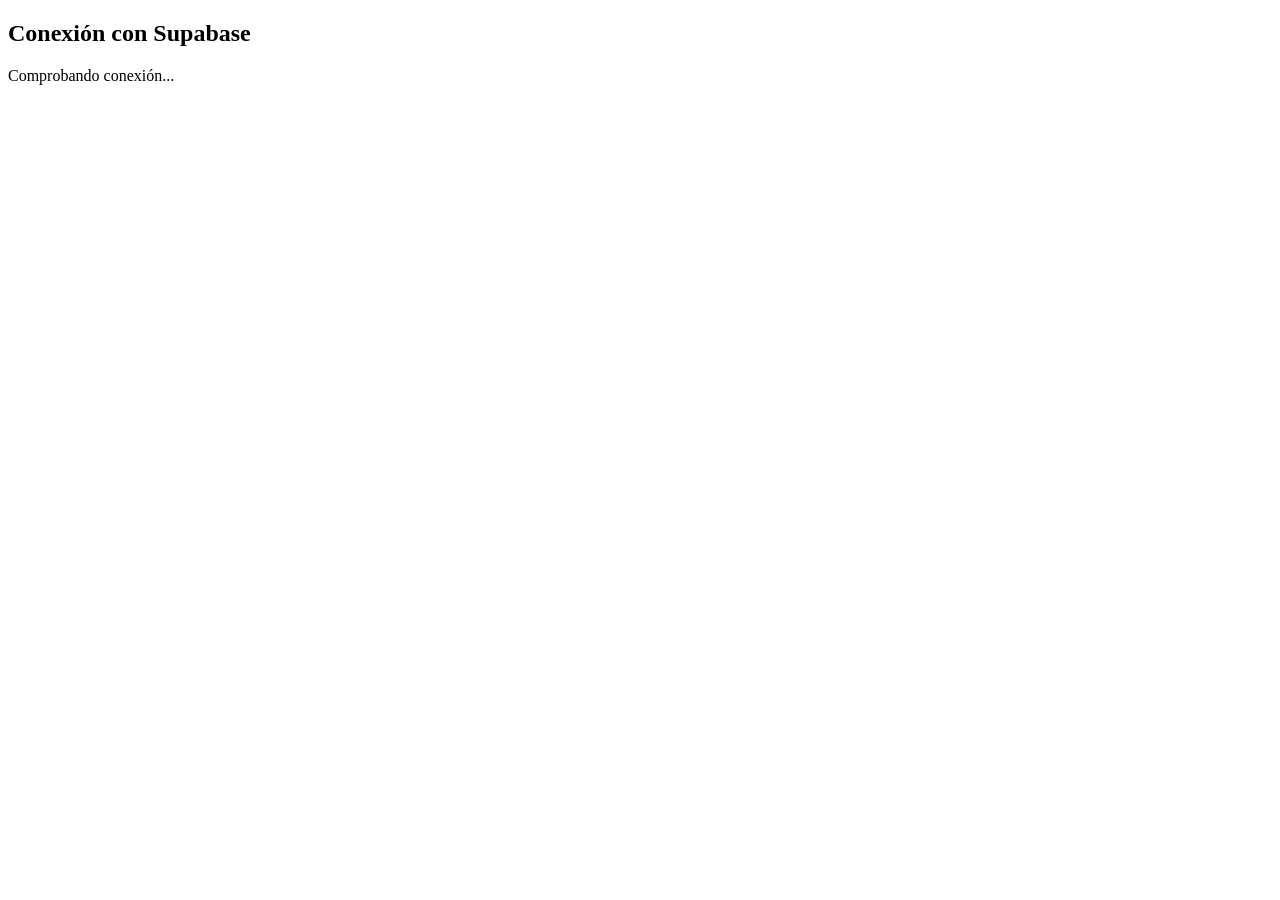
<file: frontend/conexion.html>
<!DOCTYPE html>
<html lang="es">
<head>
    <meta charset="UTF-8">
    <title>Prueba de conexión</title>
</head>
<body>

    <h2>Conexión con Supabase</h2>
    <p id="resultado">Comprobando conexión...</p>

    <script type="module">
        import { supabase } from "./js/supabase.js";

        async function probarConexion() {
            try {
                const { data, error } = await supabase
                    .from("juego")
                    .select("id_juego, nombre");

                if (error) {
                    document.getElementById("resultado")
                        .textContent = "Error: " + error.message;
                    return;
                }

                document.getElementById("resultado")
                    .textContent =
                    "Conexión correcta. Juegos encontrados: " +
                    data.length;

            } catch (error) {
                document.getElementById("resultado")
                    .textContent = "Error: " + error.message;
            }
        }

        probarConexion();
    </script>

</body>
</html>
</file>
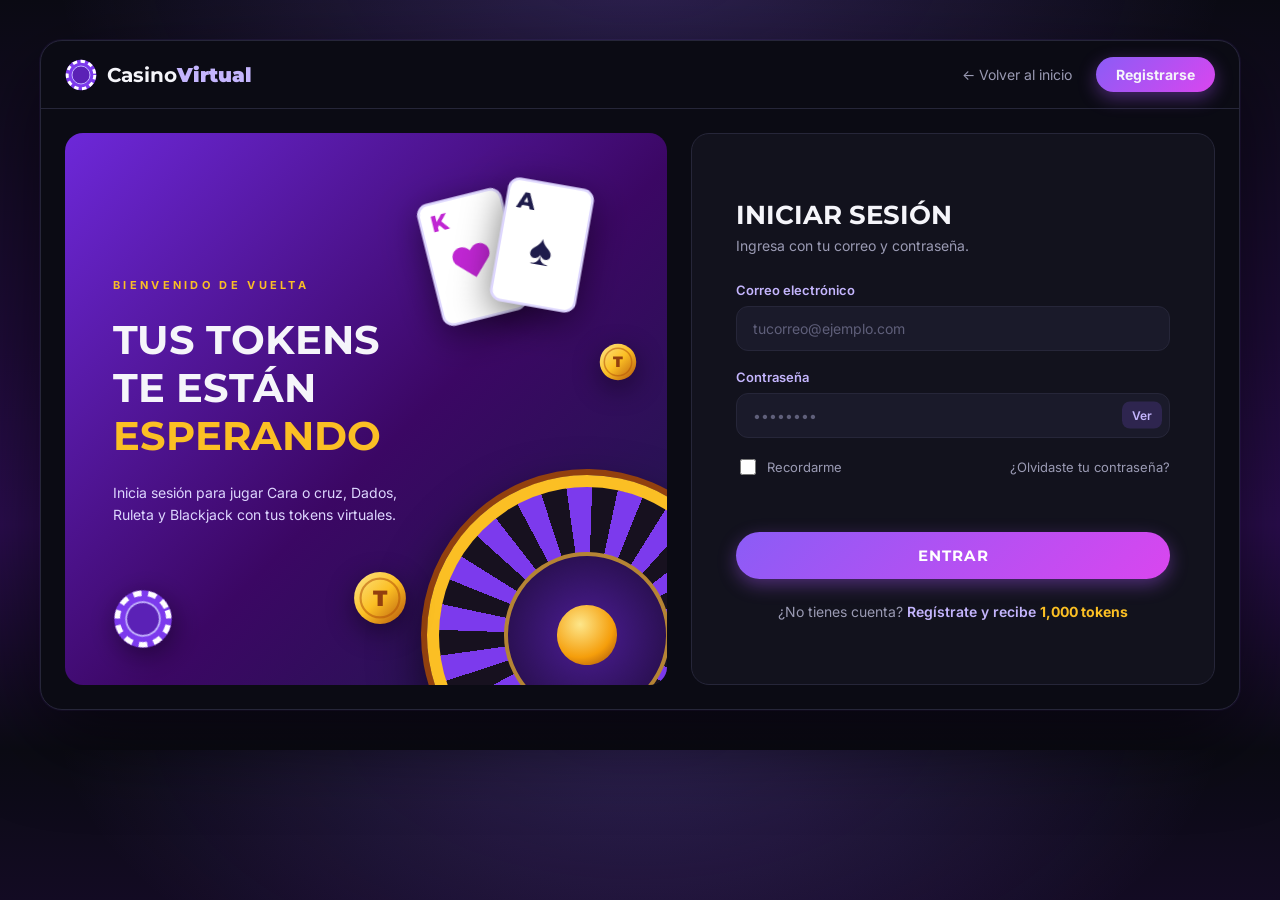
<file: frontend/login.html>
<!DOCTYPE html>
<html lang="es">
<head>
    <meta charset="UTF-8">
    <meta name="viewport" content="width=device-width, initial-scale=1.0">
    <title>Casino Virtual · Iniciar sesión</title>
    <link rel="preconnect" href="https://fonts.googleapis.com">
    <link rel="preconnect" href="https://fonts.gstatic.com" crossorigin>
    <link href="https://fonts.googleapis.com/css2?family=Montserrat:wght@600;700;800;900&family=Inter:wght@400;500;600;700&display=swap" rel="stylesheet">
    <link rel="stylesheet" href="css/estilos.css">
    <link rel="stylesheet" href="css/login.css">
</head>

<body>
    <!-- Ilustraciones reutilizables (mismas que en index.html) -->
    <svg width="0" height="0" style="position:absolute" aria-hidden="true">
    <defs>
        <linearGradient id="g-oro" x1="0" y1="0" x2="1" y2="1">
        <stop offset="0" stop-color="#fde68a"/>
        <stop offset=".5" stop-color="#fbbf24"/>
        <stop offset="1" stop-color="#b45309"/>
        </linearGradient>
    </defs>
    <symbol id="moneda" viewBox="0 0 100 100">
        <circle cx="50" cy="50" r="48" fill="url(#g-oro)"/>
        <circle cx="50" cy="50" r="36" fill="none" stroke="#b45309" stroke-width="4" opacity=".55"/>
        <text x="50" y="64" text-anchor="middle" font-size="40" font-weight="900" fill="#92400e" font-family="Montserrat, sans-serif">T</text>
    </symbol>
    <symbol id="ficha" viewBox="0 0 100 100">
        <circle cx="50" cy="50" r="48" fill="#7c3aed"/>
        <circle cx="50" cy="50" r="43" fill="none" stroke="#fff" stroke-width="9" stroke-dasharray="14 11"/>
        <circle cx="50" cy="50" r="28" fill="#5b21b6" stroke="#c4b5fd" stroke-width="3"/>
    </symbol>
    <symbol id="carta-a" viewBox="0 0 70 100">
        <rect x="2" y="2" width="66" height="96" rx="8" fill="#fff" stroke="#ddd6fe" stroke-width="2"/>
        <text x="10" y="24" font-size="18" font-weight="800" fill="#1e1b4b" font-family="Montserrat, sans-serif">A</text>
        <text x="35" y="66" text-anchor="middle" font-size="34" fill="#1e1b4b">♠</text>
    </symbol>
    <symbol id="carta-k" viewBox="0 0 70 100">
        <rect x="2" y="2" width="66" height="96" rx="8" fill="#fff" stroke="#ddd6fe" stroke-width="2"/>
        <text x="10" y="24" font-size="18" font-weight="800" fill="#c026d3" font-family="Montserrat, sans-serif">K</text>
        <text x="35" y="66" text-anchor="middle" font-size="34" fill="#c026d3">♥</text>
    </symbol>
    </svg>

    <div class="marco">

    <!-- ===== Barra superior ===== -->
    <header class="barra">
        <div class="barra-izq">
        <a href="index.html" class="logo">
            <svg class="logo-icono"><use href="#ficha"/></svg>
            <span>Casino<b>Virtual</b></span>
        </a>
        </div>
        <div class="barra-der">
        <a href="index.html" class="enlace">← Volver al inicio</a>
        <a href="registrar.html" class="boton">Registrarse</a>
        </div>
    </header>

    <main class="acceso">

        <!-- ===== Banner lateral ===== -->
        <section class="banner acceso-banner">
        <p class="etiqueta">Bienvenido de vuelta</p>
        <h1>Tus tokens<br>te están<br><span>esperando</span></h1>
        <p class="texto">Inicia sesión para jugar Cara o cruz, Dados, Ruleta y Blackjack con tus tokens virtuales.</p>

        <div class="ruleta"></div>
        <div class="cartas">
            <svg class="carta c1"><use href="#carta-k"/></svg>
            <svg class="carta c2"><use href="#carta-a"/></svg>
        </div>
        <svg class="flotante f1"><use href="#ficha"/></svg>
        <svg class="flotante f2"><use href="#moneda"/></svg>
        <svg class="flotante f3"><use href="#moneda"/></svg>
        </section>

        <!-- ===== Formulario ===== -->
        <section class="acceso-form">
        <h2>Iniciar sesión</h2>
        <p class="subtitulo">Ingresa con tu correo y contraseña.</p>

        <form id="formLogin" novalidate>
            <label class="campo">
            <span>Correo electrónico</span>
            <input type="email" name="correo" id="correo" placeholder="tucorreo@ejemplo.com" autocomplete="email" required>
            </label>

            <label class="campo">
            <span>Contraseña</span>
            <div class="campo-clave">
                <input type="password" name="clave" id="clave" placeholder="••••••••" autocomplete="current-password" required minlength="6">
                <button type="button" class="ver-clave" id="verClave" aria-label="Mostrar contraseña">Ver</button>
            </div>
            </label>

            <div class="opciones">
            <label class="recordar"><input type="checkbox" name="recordar"> Recordarme</label>
            <a href="#" class="enlace">¿Olvidaste tu contraseña?</a>
            </div>

            <p class="mensaje" id="mensaje" role="alert"></p>

            <button type="submit" class="boton boton-ancho">Entrar</button>
        </form>

       <p class="registro">¿No tienes cuenta? <a href="registrar.html">Regístrate y recibe <b>1,000 tokens</b></a></p>
        </section>

    </main>
    </div>

    <script type="module" src="js/login.js"></script>
</body>
</html>
</file>
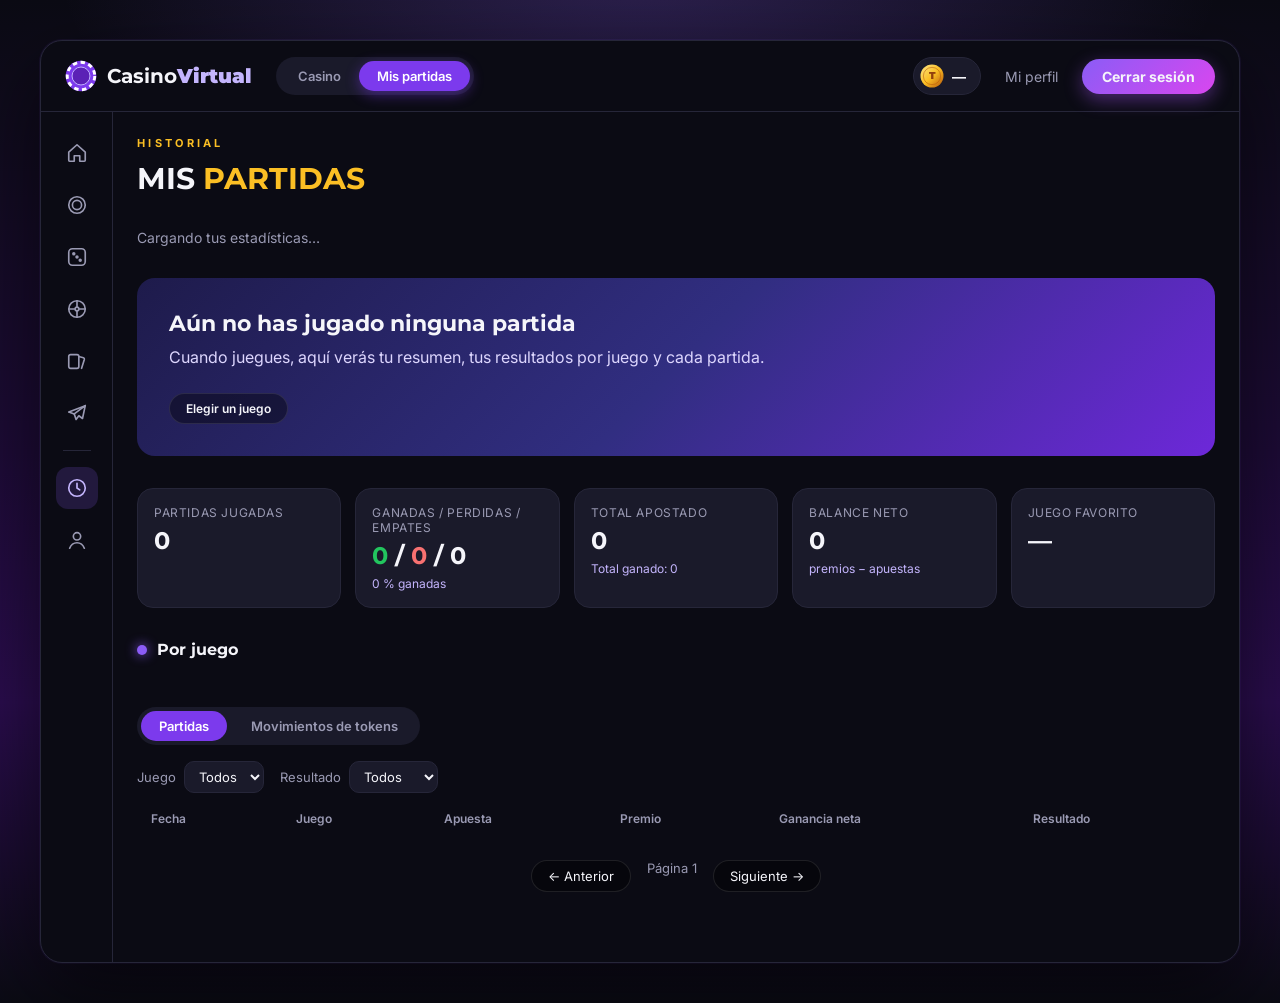
<file: frontend/partidas.html>
<!DOCTYPE html>
<html lang="es">
<head>
    <meta charset="UTF-8">
    <meta name="viewport" content="width=device-width, initial-scale=1.0">
    <title>Casino Virtual · Mis partidas</title>
    <link rel="preconnect" href="https://fonts.googleapis.com">
    <link rel="preconnect" href="https://fonts.gstatic.com" crossorigin>
    <link href="https://fonts.googleapis.com/css2?family=Montserrat:wght@600;700;800;900&family=Inter:wght@400;500;600;700&display=swap" rel="stylesheet">
    <link rel="stylesheet" href="css/estilos.css">
    <link rel="stylesheet" href="css/partidas.css">
</head>

<body>
    <!-- Ilustraciones reutilizables (mismas que en index.html).
         Los ids propios de esta página empiezan con "pt" y las clases con "pt-". -->
    <svg width="0" height="0" style="position:absolute" aria-hidden="true">
    <defs>
        <linearGradient id="g-oro" x1="0" y1="0" x2="1" y2="1">
        <stop offset="0" stop-color="#fde68a"/>
        <stop offset=".5" stop-color="#fbbf24"/>
        <stop offset="1" stop-color="#b45309"/>
        </linearGradient>
    </defs>
    <symbol id="moneda" viewBox="0 0 100 100">
        <circle cx="50" cy="50" r="48" fill="url(#g-oro)"/>
        <circle cx="50" cy="50" r="36" fill="none" stroke="#b45309" stroke-width="4" opacity=".55"/>
        <text x="50" y="64" text-anchor="middle" font-size="40" font-weight="900" fill="#92400e" font-family="Montserrat, sans-serif">T</text>
    </symbol>
    <symbol id="ficha" viewBox="0 0 100 100">
        <circle cx="50" cy="50" r="48" fill="#7c3aed"/>
        <circle cx="50" cy="50" r="43" fill="none" stroke="#fff" stroke-width="9" stroke-dasharray="14 11"/>
        <circle cx="50" cy="50" r="28" fill="#5b21b6" stroke="#c4b5fd" stroke-width="3"/>
    </symbol>
    </svg>

    <div class="marco">

    <!-- ===== Barra superior ===== -->
    <header class="barra">
        <div class="barra-izq">
        <a href="index.html" class="logo">
            <svg class="logo-icono"><use href="#ficha"/></svg>
            <span>Casino<b>Virtual</b></span>
        </a>
        <nav class="pestanas">
            <a href="index.html">Casino</a>
            <a href="partidas.html" class="activa" aria-current="page">Mis partidas</a>
        </nav>
        </div>
        <div class="barra-der">
        <div class="saldo" title="Tu saldo de tokens">
            <svg><use href="#moneda"/></svg>
            <span id="ptSaldo">—</span>
        </div>
        <a href="perfil.html" class="enlace" id="ptUsuario">Mi perfil</a>
        <a href="#" class="boton" id="ptSalir">Cerrar sesión</a>
        </div>
    </header>

    <div class="cuerpo">

        <!-- ===== Barra lateral ===== -->
        <aside class="lateral">
        <a href="index.html" title="Inicio">
            <svg viewBox="0 0 24 24"><path d="M3 11l9-8 9 8v9a1 1 0 0 1-1 1h-5v-6H9v6H4a1 1 0 0 1-1-1z"/></svg>
        </a>
        <a href="juegos/cara-cruz/index.html" title="Cara o cruz">
            <svg viewBox="0 0 24 24"><circle cx="12" cy="12" r="9"/><circle cx="12" cy="12" r="5"/></svg>
        </a>
        <a href="juegos/dados/index.html" title="Dados">
            <svg viewBox="0 0 24 24"><rect x="3" y="3" width="18" height="18" rx="4"/><circle cx="8.5" cy="8.5" r="1"/><circle cx="15.5" cy="15.5" r="1"/><circle cx="12" cy="12" r="1"/></svg>
        </a>
        <a href="juegos/ruleta/index.html" title="Ruleta">
            <svg viewBox="0 0 24 24"><circle cx="12" cy="12" r="9"/><circle cx="12" cy="12" r="2"/><path d="M12 3v7M12 14v7M3 12h7M14 12h7"/></svg>
        </a>
        <a href="juegos/blackjack/index.html" title="Blackjack">
            <svg viewBox="0 0 24 24"><rect x="3" y="5" width="11" height="15" rx="2"/><path d="M14 7l5 1.5a1.5 1.5 0 0 1 1 1.8L17 20"/></svg>
        </a>
        <a href="juegos/aviator/index.html" title="Aviator">
            <svg viewBox="0 0 24 24"><path d="M21 4L3 11l6 2 2 6 3-4 4 3z"/><path d="M9 13l12-9"/></svg>
        </a>
        <span class="separador"></span>
        <a href="partidas.html" class="activo" title="Mis partidas" aria-current="page">
            <svg viewBox="0 0 24 24"><circle cx="12" cy="12" r="9"/><path d="M12 7v5l3 2"/></svg>
        </a>
        <a href="perfil.html" title="Perfil">
            <svg viewBox="0 0 24 24"><circle cx="12" cy="8" r="4"/><path d="M4 21c1.5-4 4.5-6 8-6s6.5 2 8 6"/></svg>
        </a>
        </aside>

        <main class="contenido pt">

        <div class="pt-titulo">
            <p class="etiqueta">Historial</p>
            <h1>Mis <span>partidas</span></h1>
        </div>

        <p class="pt-aviso" id="ptCargando" role="status">Cargando tus estadísticas…</p>

        <!-- Sin partidas todavía -->
        <section class="pt-vacio" id="ptVacio" hidden>
            <h2>Aún no has jugado ninguna partida</h2>
            <p>Cuando juegues, aquí verás tu resumen, tus resultados por juego y cada partida.</p>
            <a href="index.html" class="boton-mini">Elegir un juego</a>
        </section>

        <!-- ===== Resumen ===== -->
        <section class="pt-resumen" id="ptResumen" hidden>
            <article class="pt-tarjeta">
            <span>Partidas jugadas</span>
            <b id="ptTotal">0</b>
            </article>
            <article class="pt-tarjeta">
            <span>Ganadas / perdidas / empates</span>
            <b><span class="pt-verde" id="ptGanadas">0</span> / <span class="pt-rojo" id="ptPerdidas">0</span> / <span id="ptEmpates">0</span></b>
            <small id="ptPorcentaje">0 % ganadas</small>
            </article>
            <article class="pt-tarjeta">
            <span>Total apostado</span>
            <b id="ptApostado">0</b>
            <small>Total ganado: <span id="ptGanado">0</span></small>
            </article>
            <article class="pt-tarjeta">
            <span>Balance neto</span>
            <b id="ptBalance">0</b>
            <small>premios − apuestas</small>
            </article>
            <article class="pt-tarjeta">
            <span>Juego favorito</span>
            <b id="ptFavorito">—</b>
            </article>
        </section>

        <!-- ===== Por juego ===== -->
        <section class="seccion" id="ptPorJuegoCaja" hidden>
            <div class="seccion-titulo">
            <h3><span class="punto-morado"></span>Por juego</h3>
            </div>
            <div class="pt-juegos" id="ptPorJuego"></div>
        </section>

        <!-- ===== Pestañas: partidas / movimientos ===== -->
        <section class="seccion" id="ptDetalle" hidden>
            <div class="pt-pestanas" role="tablist">
            <button type="button" role="tab" class="pt-pestana activa" id="ptTabPartidas" aria-selected="true" aria-controls="ptPanelPartidas">Partidas</button>
            <button type="button" role="tab" class="pt-pestana" id="ptTabMovimientos" aria-selected="false" aria-controls="ptPanelMovimientos">Movimientos de tokens</button>
            </div>

            <!-- Panel: partidas -->
            <div role="tabpanel" id="ptPanelPartidas" aria-labelledby="ptTabPartidas">
            <div class="pt-filtros">
                <label>Juego
                <select id="ptFiltroJuego">
                    <option value="">Todos</option>
                </select>
                </label>
                <label>Resultado
                <select id="ptFiltroResultado">
                    <option value="">Todos</option>
                    <option value="GANADA">Ganada</option>
                    <option value="PERDIDA">Perdida</option>
                    <option value="EMPATE">Empate</option>
                </select>
                </label>
            </div>
            <table class="pt-tabla">
                <thead>
                <tr><th>Fecha</th><th>Juego</th><th>Apuesta</th><th>Premio</th><th>Ganancia neta</th><th>Resultado</th></tr>
                </thead>
                <tbody id="ptFilasPartidas"></tbody>
            </table>
            <p class="pt-aviso" id="ptPartidasVacio" hidden>No hay partidas con estos filtros.</p>
            <div class="pt-paginas">
                <button type="button" class="boton-mini" id="ptPartidasAnterior">← Anterior</button>
                <span id="ptPartidasPagina">Página 1</span>
                <button type="button" class="boton-mini" id="ptPartidasSiguiente">Siguiente →</button>
            </div>
            </div>

            <!-- Panel: movimientos de tokens -->
            <div role="tabpanel" id="ptPanelMovimientos" aria-labelledby="ptTabMovimientos" hidden>
            <table class="pt-tabla">
                <thead>
                <tr><th>Fecha</th><th>Tipo</th><th>Cantidad</th><th>Saldo anterior</th><th>Saldo nuevo</th></tr>
                </thead>
                <tbody id="ptFilasMovimientos"></tbody>
            </table>
            <p class="pt-aviso" id="ptMovimientosVacio" hidden>Todavía no hay movimientos de tokens.</p>
            <div class="pt-paginas">
                <button type="button" class="boton-mini" id="ptMovimientosAnterior">← Anterior</button>
                <span id="ptMovimientosPagina">Página 1</span>
                <button type="button" class="boton-mini" id="ptMovimientosSiguiente">Siguiente →</button>
            </div>
            </div>
        </section>

        <p class="pt-error" id="ptError" role="alert"></p>

        </main>
    </div>
    </div>

    <script type="module" src="js/partidas.js"></script>
</body>
</html>
</file>
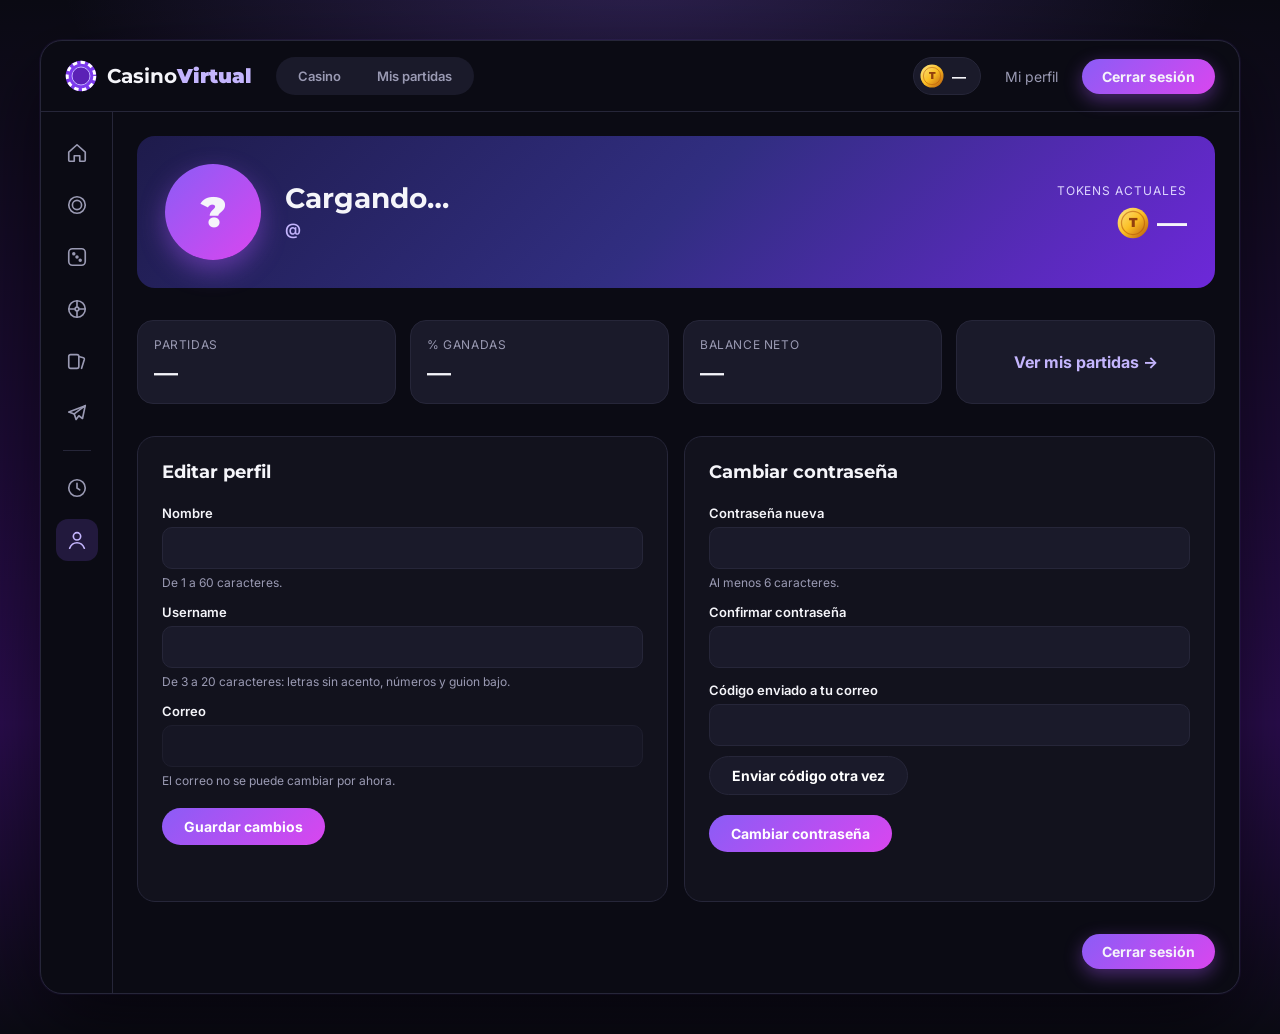
<file: frontend/perfil.html>
<!DOCTYPE html>
<html lang="es">
<head>
    <meta charset="UTF-8">
    <meta name="viewport" content="width=device-width, initial-scale=1.0">
    <title>Casino Virtual · Perfil</title>
    <link rel="preconnect" href="https://fonts.googleapis.com">
    <link rel="preconnect" href="https://fonts.gstatic.com" crossorigin>
    <link href="https://fonts.googleapis.com/css2?family=Montserrat:wght@600;700;800;900&family=Inter:wght@400;500;600;700&display=swap" rel="stylesheet">
    <link rel="stylesheet" href="css/estilos.css">
    <link rel="stylesheet" href="css/perfil.css">
</head>

<body>
    <!-- Ilustraciones reutilizables (mismas que en index.html).
         Los ids propios de esta página empiezan con "pf" y las clases con "pf-". -->
    <svg width="0" height="0" style="position:absolute" aria-hidden="true">
    <defs>
        <linearGradient id="g-oro" x1="0" y1="0" x2="1" y2="1">
        <stop offset="0" stop-color="#fde68a"/>
        <stop offset=".5" stop-color="#fbbf24"/>
        <stop offset="1" stop-color="#b45309"/>
        </linearGradient>
    </defs>
    <symbol id="moneda" viewBox="0 0 100 100">
        <circle cx="50" cy="50" r="48" fill="url(#g-oro)"/>
        <circle cx="50" cy="50" r="36" fill="none" stroke="#b45309" stroke-width="4" opacity=".55"/>
        <text x="50" y="64" text-anchor="middle" font-size="40" font-weight="900" fill="#92400e" font-family="Montserrat, sans-serif">T</text>
    </symbol>
    <symbol id="ficha" viewBox="0 0 100 100">
        <circle cx="50" cy="50" r="48" fill="#7c3aed"/>
        <circle cx="50" cy="50" r="43" fill="none" stroke="#fff" stroke-width="9" stroke-dasharray="14 11"/>
        <circle cx="50" cy="50" r="28" fill="#5b21b6" stroke="#c4b5fd" stroke-width="3"/>
    </symbol>
    </svg>

    <div class="marco">

    <!-- ===== Barra superior ===== -->
    <header class="barra">
        <div class="barra-izq">
        <a href="index.html" class="logo">
            <svg class="logo-icono"><use href="#ficha"/></svg>
            <span>Casino<b>Virtual</b></span>
        </a>
        <nav class="pestanas">
            <a href="index.html">Casino</a>
            <a href="partidas.html">Mis partidas</a>
        </nav>
        </div>
        <div class="barra-der">
        <div class="saldo" title="Tu saldo de tokens">
            <svg><use href="#moneda"/></svg>
            <span id="pfSaldo">—</span>
        </div>
        <a href="perfil.html" class="enlace" id="pfUsuario" aria-current="page">Mi perfil</a>
        <a href="#" class="boton" id="pfSalirBarra">Cerrar sesión</a>
        </div>
    </header>

    <div class="cuerpo">

        <!-- ===== Barra lateral ===== -->
        <aside class="lateral">
        <a href="index.html" title="Inicio">
            <svg viewBox="0 0 24 24"><path d="M3 11l9-8 9 8v9a1 1 0 0 1-1 1h-5v-6H9v6H4a1 1 0 0 1-1-1z"/></svg>
        </a>
        <a href="juegos/cara-cruz/index.html" title="Cara o cruz">
            <svg viewBox="0 0 24 24"><circle cx="12" cy="12" r="9"/><circle cx="12" cy="12" r="5"/></svg>
        </a>
        <a href="juegos/dados/index.html" title="Dados">
            <svg viewBox="0 0 24 24"><rect x="3" y="3" width="18" height="18" rx="4"/><circle cx="8.5" cy="8.5" r="1"/><circle cx="15.5" cy="15.5" r="1"/><circle cx="12" cy="12" r="1"/></svg>
        </a>
        <a href="juegos/ruleta/index.html" title="Ruleta">
            <svg viewBox="0 0 24 24"><circle cx="12" cy="12" r="9"/><circle cx="12" cy="12" r="2"/><path d="M12 3v7M12 14v7M3 12h7M14 12h7"/></svg>
        </a>
        <a href="juegos/blackjack/index.html" title="Blackjack">
            <svg viewBox="0 0 24 24"><rect x="3" y="5" width="11" height="15" rx="2"/><path d="M14 7l5 1.5a1.5 1.5 0 0 1 1 1.8L17 20"/></svg>
        </a>
        <a href="juegos/aviator/index.html" title="Aviator">
            <svg viewBox="0 0 24 24"><path d="M21 4L3 11l6 2 2 6 3-4 4 3z"/><path d="M9 13l12-9"/></svg>
        </a>
        <span class="separador"></span>
        <a href="partidas.html" title="Mis partidas">
            <svg viewBox="0 0 24 24"><circle cx="12" cy="12" r="9"/><path d="M12 7v5l3 2"/></svg>
        </a>
        <a href="perfil.html" class="activo" title="Perfil" aria-current="page">
            <svg viewBox="0 0 24 24"><circle cx="12" cy="8" r="4"/><path d="M4 21c1.5-4 4.5-6 8-6s6.5 2 8 6"/></svg>
        </a>
        </aside>

        <main class="contenido pf">

        <!-- ===== Cabecera del perfil ===== -->
        <section class="pf-cabecera">
            <div class="pf-avatar" id="pfAvatar" aria-hidden="true">?</div>
            <div class="pf-datos">
            <h1 id="pfNombre">Cargando…</h1>
            <p class="pf-username">@<span id="pfUsername"></span></p>
            <p class="pf-correo" id="pfCorreo"></p>
            <p class="pf-miembro" id="pfMiembro"></p>
            </div>
            <div class="pf-tokens">
            <span>Tokens actuales</span>
            <b><svg><use href="#moneda"/></svg><span id="pfTokens">—</span></b>
            </div>
        </section>

        <!-- ===== Resumen de estadísticas ===== -->
        <section class="pf-stats">
            <article class="pf-tarjeta"><span>Partidas</span><b id="pfPartidas">—</b></article>
            <article class="pf-tarjeta"><span>% ganadas</span><b id="pfPorcentaje">—</b></article>
            <article class="pf-tarjeta"><span>Balance neto</span><b id="pfBalance">—</b></article>
            <a href="partidas.html" class="pf-tarjeta pf-enlace">Ver mis partidas →</a>
        </section>

        <div class="pf-formularios">
            <!-- ===== Editar nombre y username ===== -->
            <form class="pf-form" id="pfFormPerfil" novalidate>
            <h2>Editar perfil</h2>
            <label for="pfInputNombre">Nombre</label>
            <input type="text" id="pfInputNombre" maxlength="60" autocomplete="name" required>
            <small>De 1 a 60 caracteres.</small>

            <label for="pfInputUsername">Username</label>
            <input type="text" id="pfInputUsername" minlength="3" maxlength="20" pattern="[A-Za-z0-9_]{3,20}" autocomplete="username" required>
            <small>De 3 a 20 caracteres: letras sin acento, números y guion bajo.</small>

            <label for="pfInputCorreo">Correo</label>
            <input type="email" id="pfInputCorreo" disabled>
            <small>El correo no se puede cambiar por ahora.</small>

            <button type="submit" class="pf-boton" id="pfGuardar">Guardar cambios</button>
            <p class="pf-mensaje" id="pfMensajePerfil" role="status"></p>
            </form>

            <!-- ===== Cambiar contraseña ===== -->
            <form class="pf-form" id="pfFormClave" novalidate>
            <h2>Cambiar contraseña</h2>
            <label for="pfInputClave">Contraseña nueva</label>
            <input type="password" id="pfInputClave" minlength="6" autocomplete="new-password" required>
            <small>Al menos 6 caracteres.</small>

            <label for="pfInputConfirmar">Confirmar contraseña</label>
            <input type="password" id="pfInputConfirmar" minlength="6" autocomplete="new-password" required>

            <!-- Solo aparece si Supabase pide confirmar la identidad (ver perfil.js). -->
            <div class="pf-codigo" id="pfCajaCodigo" hidden>
                <label for="pfInputCodigo">Código enviado a tu correo</label>
                <input type="text" id="pfInputCodigo" inputmode="numeric" autocomplete="one-time-code">
                <button type="button" class="pf-boton pf-secundario" id="pfEnviarCodigo">Enviar código otra vez</button>
            </div>

            <button type="submit" class="pf-boton" id="pfCambiarClave">Cambiar contraseña</button>
            <p class="pf-mensaje" id="pfMensajeClave" role="status"></p>
            </form>
        </div>

        <div class="pf-salir">
            <a href="#" class="boton" id="pfSalir">Cerrar sesión</a>
        </div>

        </main>
    </div>
    </div>

    <script type="module" src="js/perfil.js"></script>
</body>
</html>
</file>
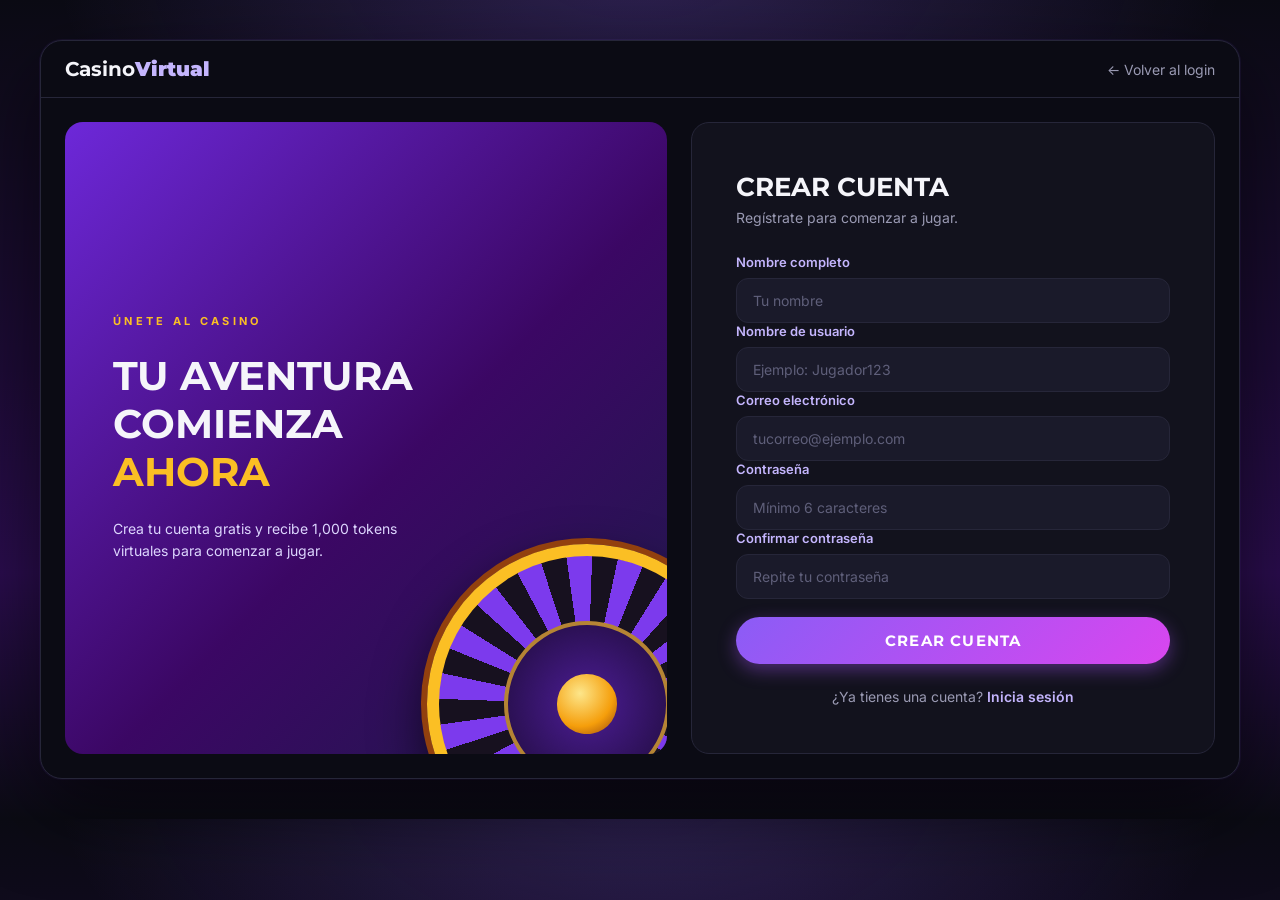
<file: frontend/registrar.html>
<!DOCTYPE html>
<html lang="es">
<head>
    <meta charset="UTF-8">
    <meta name="viewport" content="width=device-width, initial-scale=1.0">
    <title>Casino Virtual · Registro</title>

    <link rel="preconnect" href="https://fonts.googleapis.com">
    <link rel="preconnect" href="https://fonts.gstatic.com" crossorigin>
    <link href="https://fonts.googleapis.com/css2?family=Montserrat:wght@600;700;800;900&family=Inter:wght@400;500;600;700&display=swap" rel="stylesheet">

    <link rel="stylesheet" href="css/estilos.css">
    <link rel="stylesheet" href="css/login.css">
</head>

<body>

<div class="marco">

    <header class="barra">
        <div class="barra-izq">
            <a href="index.html" class="logo">
                <span>Casino<b>Virtual</b></span>
            </a>
        </div>

        <div class="barra-der">
            <a href="login.html" class="enlace">
                ← Volver al login
            </a>
        </div>
    </header>

    <main class="acceso">

        <section class="banner acceso-banner">
            <p class="etiqueta">Únete al casino</p>

            <h1>
                Tu aventura<br>
                comienza<br>
                <span>ahora</span>
            </h1>

            <p class="texto">
                Crea tu cuenta gratis y recibe
                1,000 tokens virtuales para comenzar
                a jugar.
            </p>

            <div class="ruleta"></div>
        </section>

        <section class="acceso-form">

            <h2>Crear cuenta</h2>
            <p class="subtitulo">
                Regístrate para comenzar a jugar.
            </p>

            <form id="formRegistro">

                <label class="campo">
                    <span>Nombre completo</span>
                    <input
                        type="text"
                        id="nombre"
                        placeholder="Tu nombre"
                        required>
                </label>

                <label class="campo">
                    <span>Nombre de usuario</span>
                    <input
                        type="text"
                        id="username"
                        placeholder="Ejemplo: Jugador123"
                        required>
                </label>

                <label class="campo">
                    <span>Correo electrónico</span>
                    <input
                        type="email"
                        id="correo"
                        placeholder="tucorreo@ejemplo.com"
                        required>
                </label>

                <label class="campo">
                    <span>Contraseña</span>
                    <input
                        type="password"
                        id="clave"
                        placeholder="Mínimo 6 caracteres"
                        minlength="6"
                        autocomplete="new-password"
                        required>
                </label>

                <label class="campo">
                    <span>Confirmar contraseña</span>
                    <input
                        type="password"
                        id="confirmarClave"
                        placeholder="Repite tu contraseña"
                        minlength="6"
                        autocomplete="new-password"
                        required>
                </label>

                <p class="mensaje" id="mensaje" role="alert"></p>

                <button type="submit" class="boton boton-ancho">
                    Crear cuenta
                </button>

            </form>

            <p class="registro">
                ¿Ya tienes una cuenta?
                <a href="login.html">Inicia sesión</a>
            </p>

        </section>

    </main>

</div>

<script type="module" src="js/registrar.js"></script>

</body>
</html>
</file>
<file: style.css>
body {
    background-color: blueviolet;
}
</file>
<file: frontend/css/estilos.css>
/* ===== Casino Virtual · Estilos generales ===== */

:root {
    --fondo: #0b0b14;
    --panel: #12121d;
    --panel-2: #1a1a2a;
    --borde: #262639;

    --morado: #8b5cf6;
    --morado-claro: #c4b5fd;
    --morado-medio: #7c3aed;
    --morado-oscuro: #4c1d95;
    --fucsia: #d946ef;

  --dorado: #fbbf24;
  --verde: #22c55e;

  --texto: #f5f5fa;
  --texto-suave: #9a9ab3;

  --titulos: "Montserrat", sans-serif;
  --cuerpo: "Inter", sans-serif;
}

* { box-sizing: border-box; }

body {
  margin: 0;
  min-width: 1280px; /* Diseño solo para PC */
  font-family: var(--cuerpo);
  color: var(--texto);
  background:
    radial-gradient(900px 500px at 50% -5%, rgba(139, 92, 246, .28), transparent 65%),
    linear-gradient(180deg, #0b0b14 0%, #1d0b36 45%, #2a0d4d 70%, #0b0b14 100%);
  padding: 40px 0;
}

a { color: inherit; text-decoration: none; }
h1, h2, h3, h4, h5 { font-family: var(--titulos); margin: 0; }

/* ===== Marco principal ===== */
.marco {
  width: 1200px;
  margin: 0 auto;
  background: var(--fondo);
  border: 1px solid var(--borde);
  border-radius: 22px;
  overflow: hidden;
  box-shadow: 0 30px 80px rgba(0, 0, 0, .55), 0 0 0 1px rgba(139, 92, 246, .08);
}

/* ===== Barra superior ===== */
.barra {
  display: flex;
  justify-content: space-between;
  align-items: center;
  padding: 16px 24px;
  border-bottom: 1px solid var(--borde);
}
.barra-izq, .barra-der { display: flex; align-items: center; gap: 24px; }

.logo { display: flex; align-items: center; gap: 10px; font-family: var(--titulos); font-size: 20px; font-weight: 700; }
.logo b { color: var(--morado-claro); font-weight: 900; }
.logo-icono { width: 32px; height: 32px; }

.pestanas { display: flex; background: var(--panel-2); border-radius: 999px; padding: 4px; }
.pestanas a { padding: 7px 18px; border-radius: 999px; font-size: 13px; font-weight: 600; color: var(--texto-suave); }
.pestanas a.activa { background: var(--morado-medio); color: #fff; box-shadow: 0 4px 14px rgba(124, 58, 237, .45); }

.saldo {
  display: flex; align-items: center; gap: 8px;
  background: var(--panel-2); border: 1px solid var(--borde);
  padding: 6px 14px 6px 6px; border-radius: 999px;
  font-weight: 700; font-size: 14px;
}
.saldo svg { width: 24px; height: 24px; }

.enlace { font-size: 14px; color: var(--texto-suave); }
.enlace:hover { color: var(--texto); }

.boton {
  background: linear-gradient(135deg, var(--morado), var(--fucsia));
  padding: 9px 20px; border-radius: 999px;
  font-size: 14px; font-weight: 700;
  box-shadow: 0 6px 18px rgba(168, 85, 247, .4);
}

/* ===== Distribución ===== */
.cuerpo { display: grid; grid-template-columns: 72px 1fr; }

.lateral {
  display: flex; flex-direction: column; align-items: center; gap: 10px;
  padding: 20px 0; border-right: 1px solid var(--borde);
}
.lateral a {
  width: 42px; height: 42px; border-radius: 12px;
  display: grid; place-items: center;
  color: var(--texto-suave); transition: .2s;
}
.lateral a:hover { background: var(--panel-2); color: var(--texto); }
.lateral a.activo { background: rgba(139, 92, 246, .18); color: var(--morado-claro); }
.lateral svg { width: 22px; height: 22px; fill: none; stroke: currentColor; stroke-width: 1.8; stroke-linecap: round; stroke-linejoin: round; }
.separador { width: 28px; height: 1px; background: var(--borde); margin: 6px 0; }

.contenido { padding: 24px; display: flex; flex-direction: column; gap: 32px; min-width: 0; }

/* ===== Banners (base) ===== */
.banner {
  position: relative; overflow: hidden;
  border-radius: 18px; padding: 28px;
}
.etiqueta {
  margin: 0 0 10px; font-size: 11px; font-weight: 700;
  letter-spacing: .3em; text-transform: uppercase; color: var(--dorado);
}
.banner h1 { font-size: 30px; line-height: 1.2; text-transform: uppercase; position: relative; z-index: 2; }
.banner h2 { font-size: 22px; line-height: 1.25; text-transform: uppercase; position: relative; z-index: 2; }
.banner h1 span, .banner h2 span { color: var(--dorado); }
.banner .texto { color: #ddd6fe; font-size: 14px; max-width: 70%; position: relative; z-index: 2; margin: 8px 0 0; }

.boton-jugar {
  position: relative; z-index: 2;
  display: inline-flex; align-items: center; gap: 12px;
  background: rgba(0, 0, 0, .35); border: 1px solid rgba(255, 255, 255, .12);
  padding: 5px 5px 5px 18px; border-radius: 999px;
  font-size: 13px; font-weight: 600; color: var(--morado-claro);
}
.play {
  width: 34px; height: 34px; border-radius: 50%;
  display: grid; place-items: center;
  background: var(--dorado); color: #3b0764; font-size: 12px;
  box-shadow: 0 0 0 4px rgba(251, 191, 36, .25);
}
.boton-mini {
  position: relative; z-index: 2;
  display: inline-block; margin-top: 16px;
  background: rgba(0, 0, 0, .4); border: 1px solid rgba(255, 255, 255, .1);
  padding: 7px 16px; border-radius: 999px; font-size: 12px; font-weight: 600;
}
.boton-mini:hover, .boton-jugar:hover { border-color: var(--morado-claro); }

.flotante { position: absolute; filter: drop-shadow(0 8px 14px rgba(0, 0, 0, .45)); }

/* ===== Ruleta (hecha con CSS) ===== */
.ruleta {
  width: 260px; height: 260px; border-radius: 50%;
  background: repeating-conic-gradient(#7c3aed 0 10deg, #17111f 10deg 20deg);
  border: 12px solid var(--dorado);
  box-shadow: 0 0 0 6px #92400e, 0 20px 50px rgba(0, 0, 0, .6);
  position: relative;
}
.ruleta::before {
  content: ""; position: absolute; inset: 22%; border-radius: 50%;
  background: radial-gradient(circle, #4c1d95, #1e0b3a);
  border: 4px solid #fbbf24aa;
}
.ruleta::after {
  content: ""; position: absolute; inset: 40%; border-radius: 50%;
  background: radial-gradient(circle at 35% 35%, #fde68a, #f59e0b 60%, #92400e);
}

/* ===== Hero ===== */
.hero { display: grid; grid-template-columns: 2fr 1fr 1fr; gap: 16px; height: 270px; }

.banner-principal {
  background: linear-gradient(135deg, #6d28d9 0%, #3b0764 55%, #1e1b4b 100%);
  display: flex; flex-direction: column; justify-content: center; gap: 14px;
}
.banner-principal .ruleta { position: absolute; right: -60px; bottom: -90px; transform: rotate(12deg); }
.banner-principal .boton-jugar { align-self: flex-start; }
.puntos { display: flex; gap: 6px; position: relative; z-index: 2; }
.puntos i { width: 7px; height: 7px; border-radius: 50%; background: rgba(255, 255, 255, .35); }
.puntos i.activo { width: 22px; border-radius: 4px; background: var(--dorado); }
.f1 { width: 56px; height: 56px; right: 200px; bottom: 20px; transform: rotate(-20deg); }
.f2 { width: 54px; height: 54px; right: 30px; top: 22px; }
.f3 { width: 40px; height: 40px; right: 30px; top: 96px; }

.banner-chico { display: flex; flex-direction: column; }
.banner-blackjack { background: linear-gradient(160deg, #581c87 0%, #2e1065 60%, #1e1b4b 100%); }
.banner-dados { background: linear-gradient(160deg, #a21caf 0%, #6b21a8 50%, #2e1065 100%); }
.banner-chico .boton-mini { align-self: flex-start; }

.cartas .carta { position: absolute; width: 76px; height: 108px; filter: drop-shadow(0 10px 18px rgba(0, 0, 0, .5)); }
.banner-blackjack .c1 { right: 64px; bottom: 10px; transform: rotate(-14deg); }
.banner-blackjack .c2 { right: 16px; bottom: -4px; transform: rotate(10deg); }

.dado { position: absolute; filter: drop-shadow(0 10px 18px rgba(0, 0, 0, .45)); }
.d1 { width: 90px; height: 90px; right: 20px; bottom: 28px; transform: rotate(16deg); }
.d2 { width: 64px; height: 64px; right: 112px; bottom: 16px; transform: rotate(-18deg); }

/* ===== Secciones ===== */
.seccion { display: flex; flex-direction: column; gap: 16px; }
.seccion-titulo h3 { display: flex; align-items: center; gap: 10px; font-size: 16px; }
.punto-morado { width: 10px; height: 10px; border-radius: 50%; background: var(--morado); box-shadow: 0 0 12px var(--morado); }

/* ===== Tarjetas de juegos ===== */
.juegos { display: grid; grid-template-columns: repeat(4, 1fr); gap: 16px; }

.juego {
  position: relative; overflow: hidden;
  height: 250px; border-radius: 16px; padding: 18px;
  display: flex; flex-direction: column; justify-content: flex-end;
  border: 1px solid rgba(255, 255, 255, .06);
  transition: transform .2s, box-shadow .2s;
}
.juego:hover { transform: translateY(-4px); box-shadow: 0 14px 34px rgba(139, 92, 246, .35); }

.j-moneda    { background: linear-gradient(160deg, #3b0764, #1a1a2a 75%); }
.j-dados     { background: linear-gradient(160deg, #6b21a8, #1a1a2a 75%); }
.j-ruleta    { background: linear-gradient(160deg, #4c1d95, #1a1a2a 75%); }
.j-blackjack { background: linear-gradient(160deg, #86198f, #1a1a2a 75%); }
.j-aviator   { background: linear-gradient(160deg, #4338ca, #1a1a2a 75%); }

.ilustracion { position: absolute; inset: 0 0 90px 0; display: grid; place-items: center; }
.moneda-grande { width: 110px; height: 110px; filter: drop-shadow(0 12px 22px rgba(0, 0, 0, .5)); transform: rotate(-12deg); }
.dado-g { position: absolute; filter: drop-shadow(0 10px 18px rgba(0, 0, 0, .45)); }
.g1 { width: 84px; height: 84px; transform: translate(-28px, -6px) rotate(-14deg); }
.g2 { width: 64px; height: 64px; transform: translate(40px, 22px) rotate(18deg); }
.ruleta-chica { width: 130px; height: 130px; border-width: 7px; box-shadow: 0 0 0 4px #92400e, 0 14px 30px rgba(0, 0, 0, .5); }
.carta-g { position: absolute; width: 74px; height: 106px; filter: drop-shadow(0 10px 18px rgba(0, 0, 0, .5)); }
.carta-g.c1 { transform: translate(-22px, 0) rotate(-12deg); }
.carta-g.c2 { transform: translate(22px, 6px) rotate(10deg); }
.aviator-g { width: 190px; height: 124px; filter: drop-shadow(0 10px 18px rgba(0, 0, 0, .45)); }

.juego-info { position: relative; z-index: 2; }
.juego-info h4 { font-size: 17px; text-transform: uppercase; }
.juego-info p { margin: 4px 0 0; font-size: 13px; color: var(--texto-suave); }
.juego .boton-mini { align-self: flex-start; margin-top: 12px; background: var(--morado-medio); border: none; }

/* ===== Banner ancho ===== */
.banner-ancho {
  height: 220px; padding: 36px 40px;
  display: flex; justify-content: space-between; align-items: center;
  background: linear-gradient(110deg, #1e1b4b 0%, #4c1d95 55%, #a21caf 100%);
}
.banner-ancho h2 { font-size: 30px; margin-bottom: 20px; }
.ancho-ilustracion { position: absolute; right: 60px; top: 0; bottom: 0; width: 420px; }
.ancho-ilustracion .ruleta { position: absolute; right: 60px; top: -40px; width: 300px; height: 300px; }
.f4 { width: 80px; height: 80px; left: 20px; top: 60px; transform: rotate(-18deg); }
.f5 { width: 60px; height: 60px; right: 10px; bottom: 16px; }
.f6 { width: 70px; height: 70px; left: 70px; bottom: 10px; transform: rotate(14deg); }

/* ===== Tabla de partidas ===== */
.filtros { display: flex; gap: 8px; }
.filtros a { padding: 7px 16px; border-radius: 999px; font-size: 13px; font-weight: 600; color: var(--texto-suave); }
.filtros a.activo { background: var(--morado-medio); color: #fff; }

.tabla { display: flex; flex-direction: column; gap: 6px; }
.fila {
  display: grid; grid-template-columns: 2.2fr 1.2fr 1fr 1fr 1fr;
  align-items: center; padding: 12px 18px;
  background: var(--panel-2); border-radius: 12px; font-size: 14px;
}
.fila.encabezado { background: none; padding-top: 0; padding-bottom: 4px; font-size: 12px; color: var(--texto-suave); }
.fila > span:nth-child(n+3) { justify-self: start; }

.jugador { display: flex; align-items: center; gap: 12px; }
.jugador b { display: block; font-size: 14px; }
.jugador small { font-size: 11px; color: var(--morado-claro); text-transform: uppercase; letter-spacing: .05em; }
.avatar {
  width: 36px; height: 36px; border-radius: 50%;
  display: grid; place-items: center;
  font-style: normal; font-size: 12px; font-weight: 700;
  border: 2px solid var(--morado);
}
.a1 { background: linear-gradient(135deg, #be123c, #7c3aed); }
.a2 { background: linear-gradient(135deg, #0ea5e9, #6d28d9); }
.a3 { background: linear-gradient(135deg, #a21caf, #4c1d95); }
.a4 { background: linear-gradient(135deg, #f59e0b, #9333ea); }
.a5 { background: linear-gradient(135deg, #10b981, #5b21b6); }

.tokens { display: inline-flex; align-items: center; gap: 6px; font-weight: 600; }
.tokens svg { width: 18px; height: 18px; }
.tokens.gana { color: var(--verde); }
.tokens.pierde { color: var(--texto-suave); }
.multi { font-weight: 700; color: var(--morado-claro); }
.multi.cero { color: var(--texto-suave); }

/* ===== Sección inferior ===== */
.inferior { display: grid; grid-template-columns: 1.4fr 1fr; gap: 16px; height: 360px; }
.inferior-der { display: grid; grid-template-rows: 1fr 1fr; gap: 16px; }

.banner-historial {
  background: linear-gradient(150deg, #7e22ce 0%, #4c1d95 45%, #1e1b4b 100%);
  display: flex; flex-direction: column; justify-content: center;
}
.banner-historial h2 { font-size: 28px; }
.banner-historial .boton-mini { align-self: flex-start; }
.contadores { display: flex; gap: 10px; margin-top: 20px; position: relative; z-index: 2; }
.contadores div {
  min-width: 78px; text-align: center; padding: 10px 8px;
  background: rgba(0, 0, 0, .35); border: 1px solid rgba(255, 255, 255, .1); border-radius: 10px;
}
.contadores b { display: block; font-family: var(--titulos); font-size: 24px; }
.contadores small { font-size: 10px; text-transform: uppercase; letter-spacing: .1em; color: var(--morado-claro); }

.cartas-historial .carta { width: 130px; height: 186px; }
.cartas-historial .c1 { right: 120px; bottom: 30px; transform: rotate(-16deg); }
.cartas-historial .c2 { right: 40px; bottom: 50px; transform: rotate(8deg); }
.f7 { width: 64px; height: 64px; right: 30px; top: 26px; }

.banner-perfil { background: linear-gradient(135deg, #1e1b4b 0%, #312e81 50%, #6d28d9 100%); }
.banner-responsable { background: linear-gradient(135deg, #581c87 0%, #86198f 100%); }
.f8 { width: 70px; height: 70px; right: 30px; top: 30px; }
.f9 { width: 50px; height: 50px; right: 100px; bottom: 16px; transform: rotate(20deg); }

/* ===== Pie de página ===== */
.pie {
  display: grid; grid-template-columns: 2fr 1fr 1fr 1fr; gap: 24px;
  padding: 36px 48px; border-top: 1px solid var(--borde); background: var(--panel);
}
.pie-logo p { margin: 12px 0 0; font-size: 13px; line-height: 1.6; color: var(--texto-suave); }
.pie-columna { display: flex; flex-direction: column; gap: 8px; }
.pie-columna h5 { font-size: 13px; margin-bottom: 4px; }
.pie-columna a { font-size: 13px; color: var(--texto-suave); }
.pie-columna a:hover { color: var(--morado-claro); }
</file>
<file: frontend/juegos/aviator/aviator.css>
/* ===== Aviator · usa las variables de css/estilos.css ===== */
/* Misma estructura visual que Ruleta y Cara o cruz (título, mesa, historial, controles).
   OJO: todas las clases propias empiezan con "av-" para no chocar con estilos.css. */

:root {
  --av-rojo: #f87171;
  --av-verde: #4ade80;
}

.av { padding: 28px 32px 36px; display: flex; flex-direction: column; gap: 24px; }

.av-titulo h1 { font-size: 34px; text-transform: uppercase; }
.av-titulo h1 span { color: var(--dorado); }
.av-reglas { margin: 6px 0 0; color: var(--texto-suave); font-size: 14px; max-width: 900px; }

.av-cuerpo { display: grid; grid-template-columns: 1fr 300px; gap: 24px; }

/* ===== Mesa ===== */
.av-mesa {
  position: relative;
  padding: 18px;
  border-radius: 28px;
  background: linear-gradient(160deg, #3b0764 0%, #2e1065 55%, #1e1b4b 100%);
  border: 6px solid #92400e;
  box-shadow: 0 0 0 3px var(--dorado), inset 0 0 60px rgba(0, 0, 0, .55), 0 20px 50px rgba(0, 0, 0, .5);
  display: flex; flex-direction: column; gap: 14px;
}

.av-pantalla { position: relative; border-radius: 18px; overflow: hidden; }
.av-cielo { display: block; width: 100%; height: 400px; }

.av-multiplicador {
  position: absolute; top: 18px; left: 50%; transform: translateX(-50%);
  font-family: var(--titulos); font-weight: 900; font-size: 64px; line-height: 1;
  color: #fff; text-shadow: 0 4px 24px rgba(0, 0, 0, .6);
  pointer-events: none;
}
.av-multiplicador.av-gana   { color: var(--dorado); text-shadow: 0 0 26px rgba(251, 191, 36, .55); }
.av-multiplicador.av-pierde { color: var(--av-rojo); text-shadow: 0 0 26px rgba(248, 113, 113, .5); }

.av-aviso {
  position: absolute; top: 96px; left: 50%; transform: translateX(-50%);
  padding: 7px 16px; border-radius: 999px;
  background: rgba(251, 191, 36, .16); border: 1px solid var(--dorado); color: var(--dorado);
  font-family: var(--titulos); font-weight: 800; font-size: 14px; letter-spacing: .04em;
  pointer-events: none;
}
.av-aviso[hidden] { display: none; }
.av-aviso.av-urgente { background: rgba(248, 113, 113, .2); border-color: var(--av-rojo); color: #fecaca;
                       animation: av-latido .5s ease-in-out infinite alternate; }
@keyframes av-latido { from { transform: translateX(-50%) scale(1); } to { transform: translateX(-50%) scale(1.07); } }

.av-mensaje {
  margin: 0; min-height: 22px; text-align: center;
  font-family: var(--titulos); font-weight: 800; font-size: 16px; text-transform: uppercase;
  letter-spacing: .04em; color: var(--texto);
}
.av-mensaje.av-gana   { color: var(--dorado); }
.av-mensaje.av-pierde { color: #fda4af; }

/* ===== Historial (igual que Ruleta) ===== */
.av-historial {
  padding: 20px; border-radius: 18px;
  background: var(--panel); border: 1px solid var(--borde);
}
.av-historial h2 {
  margin: 0 0 12px;
  font-size: 13px; text-transform: uppercase; letter-spacing: .15em; color: var(--morado-claro);
}
.av-historial-lista { list-style: none; margin: 0; padding: 0; display: flex; flex-direction: column; gap: 6px; }
.av-historial-lista li {
  display: grid; grid-template-columns: 1fr auto auto auto; align-items: center; gap: 8px;
  padding: 7px 10px; border-radius: 10px;
  background: var(--panel-2); font-size: 12px;
}
.av-historial-lista .av-fecha  { color: var(--texto-suave); font-size: 11px; }
.av-historial-lista .av-monto  { font-family: var(--titulos); font-weight: 700; }
.av-historial-lista .av-estado { font-weight: 700; font-size: 11px; text-transform: uppercase; }
.av-historial-lista .av-gana   { color: var(--dorado); }
.av-historial-lista .av-pierde { color: #fda4af; }
.av-historial-lista .av-empate { color: var(--morado-claro); }
.av-historial-vacio { margin: 0; color: var(--texto-suave); font-size: 13px; }
.av-historial-vacio[hidden] { display: none; }

/* ===== Controles ===== */
.av-controles {
  display: flex; justify-content: space-between; align-items: flex-end; gap: 24px;
  padding: 20px 24px; border-radius: 18px;
  background: var(--panel); border: 1px solid var(--borde);
}

.av-etiqueta {
  display: block; margin-bottom: 8px;
  font-size: 11px; font-weight: 700; letter-spacing: .3em; text-transform: uppercase; color: var(--dorado);
}
.av-apuesta-fila { display: flex; align-items: center; gap: 8px; }

#avApuesta {
  width: 140px; padding: 12px 14px; border-radius: 12px;
  background: var(--panel-2); border: 1px solid var(--borde); color: var(--texto);
  font-family: var(--titulos); font-weight: 800; font-size: 18px;
}
#avApuesta:focus { outline: none; border-color: var(--morado-claro); }
#avApuesta:disabled { opacity: .5; }

.av-ficha {
  width: 52px; height: 52px; border-radius: 50%;
  border: 4px dashed rgba(255, 255, 255, .85);
  background: var(--morado-medio); color: #fff;
  font-family: var(--titulos); font-weight: 800; font-size: 13px;
  cursor: pointer; transition: transform .15s;
  box-shadow: 0 6px 14px rgba(0, 0, 0, .4);
}
.av-ficha.av-limpiar { width: auto; padding: 0 16px; border-radius: 999px; border-style: solid; border-width: 1px;
                       background: var(--panel-2); border-color: var(--borde); }
.av-ficha:hover:not(:disabled) { transform: translateY(-3px); }
.av-ficha:disabled { opacity: .4; cursor: not-allowed; }

.av-error { margin: 8px 0 0; min-height: 18px; font-size: 13px; color: #fda4af; }

.av-acciones { display: flex; gap: 12px; align-items: center; }
.av-boton {
  min-width: 220px; min-height: 62px; padding: 10px 28px; border-radius: 999px; border: none; cursor: pointer;
  color: #fff; font-family: var(--titulos); font-weight: 800; font-size: 16px; text-transform: uppercase;
  display: flex; flex-direction: column; align-items: center; justify-content: center; gap: 2px;
  transition: transform .15s, opacity .15s;
}
.av-boton:hover:not(:disabled) { transform: translateY(-2px); }
.av-boton:disabled { opacity: .35; cursor: not-allowed; transform: none; }
.av-despegar { background: linear-gradient(135deg, var(--morado), var(--fucsia)); box-shadow: 0 6px 18px rgba(168, 85, 247, .4); }
.av-retirarse { background: linear-gradient(135deg, #f59e0b, #b45309); box-shadow: 0 6px 18px rgba(245, 158, 11, .35); }
.av-retirarse small { font-family: var(--cuerpo); font-size: 13px; font-weight: 700; text-transform: none; opacity: .95; }
</file>
<file: frontend/juegos/blackjack/blackjack.css>
/* ===== Blackjack · usa las variables de css/estilos.css ===== */

.bj { padding: 28px 32px 36px; display: flex; flex-direction: column; gap: 24px; }

.bj-titulo h1 { font-size: 34px; text-transform: uppercase; }
.bj-titulo h1 span { color: var(--dorado); }
.bj-reglas { margin: 6px 0 0; color: var(--texto-suave); font-size: 14px; }

/* ===== Mesa ===== */
.mesa {
  position: relative;
  display: flex; flex-direction: column; gap: 18px;
  padding: 28px 36px;
  border-radius: 28px;
  background:
    radial-gradient(700px 300px at 50% 50%, rgba(139, 92, 246, .25), transparent 70%),
    linear-gradient(160deg, #3b0764 0%, #2e1065 55%, #1e1b4b 100%);
  border: 6px solid #92400e;
  box-shadow: 0 0 0 3px var(--dorado), inset 0 0 60px rgba(0, 0, 0, .55), 0 20px 50px rgba(0, 0, 0, .5);
}

.zona-cabecera { display: flex; align-items: center; gap: 12px; margin-bottom: 10px; }
.zona-cabecera h2 { font-size: 15px; text-transform: uppercase; letter-spacing: .15em; color: var(--morado-claro); }
.total {
  min-width: 34px; padding: 3px 12px; border-radius: 999px;
  background: rgba(0, 0, 0, .4); border: 1px solid rgba(255, 255, 255, .12);
  font-family: var(--titulos); font-weight: 800; font-size: 14px; color: var(--dorado);
}
.total:empty { display: none; }

.cartas-fila { display: flex; gap: 12px; min-height: 132px; }

.mensaje-mesa {
  margin: 0; text-align: center;
  font-family: var(--titulos); font-weight: 800; font-size: 20px; text-transform: uppercase;
  letter-spacing: .05em; color: var(--texto);
}
.mensaje-mesa.gana   { color: var(--dorado); text-shadow: 0 0 18px rgba(251, 191, 36, .45); }
.mensaje-mesa.empate { color: var(--morado-claro); }
.mensaje-mesa.pierde { color: #fda4af; }

/* ===== Cartas (HTML + CSS) ===== */
.carta {
  position: relative;
  width: 92px; height: 132px;
  border-radius: 10px;
  background: #fff;
  border: 2px solid #ddd6fe;
  box-shadow: 0 10px 18px rgba(0, 0, 0, .45);
  color: #1e1b4b;
  font-family: var(--titulos);
}
.carta.roja { color: #c026d3; }

.carta .esquina {
  position: absolute; display: flex; flex-direction: column; align-items: center;
  font-weight: 800; font-size: 17px; line-height: 1;
}
.carta .esquina.sup { top: 8px; left: 8px; }
.carta .esquina.inf { bottom: 8px; right: 8px; transform: rotate(180deg); }
.carta .centro {
  position: absolute; inset: 0; display: grid; place-items: center; font-size: 42px;
}

/* Reverso de la carta oculta */
.carta.dorso {
  border-color: var(--dorado);
  background:
    repeating-linear-gradient(45deg, #7c3aed 0 8px, #5b21b6 8px 16px);
  box-shadow: inset 0 0 0 6px #fff, 0 10px 18px rgba(0, 0, 0, .45);
}

/* Animación al repartir: la carta llega desde el "mazo" (arriba a la derecha) */
.carta.nueva { animation: repartir .45s ease-out both; }
@keyframes repartir {
  from { opacity: 0; transform: translate(160px, -120px) rotate(-14deg) scale(.85); }
  to   { opacity: 1; transform: none; }
}

/* ===== Controles ===== */
.controles {
  display: flex; justify-content: space-between; align-items: flex-end; gap: 24px;
  padding: 20px 24px; border-radius: 18px;
  background: var(--panel); border: 1px solid var(--borde);
}

.apuesta label {
  display: block; margin-bottom: 8px;
  font-size: 11px; font-weight: 700; letter-spacing: .3em; text-transform: uppercase; color: var(--dorado);
}
.apuesta-fila { display: flex; align-items: center; gap: 8px; }
.apuesta input {
  width: 120px; padding: 10px 14px; border-radius: 12px;
  background: var(--panel-2); border: 1px solid var(--borde); color: var(--texto);
  font-family: var(--titulos); font-weight: 700; font-size: 16px;
}
.apuesta input:focus { outline: none; border-color: var(--morado); }
.apuesta input:disabled { opacity: .5; }

.ficha-rapida {
  width: 52px; height: 52px; border-radius: 50%;
  border: 4px dashed rgba(255, 255, 255, .85);
  background: var(--morado-medio); color: #fff;
  font-family: var(--titulos); font-weight: 800; font-size: 12px;
  cursor: pointer; transition: transform .15s;
  box-shadow: 0 6px 14px rgba(0, 0, 0, .4);
}
.ficha-rapida:hover:not(:disabled) { transform: translateY(-3px); }
.ficha-rapida.limpiar { width: auto; height: auto; padding: 8px 14px; border-radius: 999px; border: 1px solid var(--borde); background: var(--panel-2); color: var(--texto-suave); box-shadow: none; }
.ficha-rapida:disabled { opacity: .4; cursor: not-allowed; }

.mensaje-error { margin: 8px 0 0; min-height: 18px; font-size: 13px; color: #fda4af; }

.acciones { display: flex; gap: 10px; }
.accion {
  padding: 12px 22px; border-radius: 999px; cursor: pointer;
  background: var(--panel-2); border: 1px solid var(--borde); color: var(--texto);
  font-family: var(--cuerpo); font-weight: 700; font-size: 14px;
  transition: border-color .15s, transform .15s;
}
.accion:hover:not(:disabled) { border-color: var(--morado-claro); transform: translateY(-2px); }
.accion.principal {
  border: none;
  background: linear-gradient(135deg, var(--morado), var(--fucsia));
  box-shadow: 0 6px 18px rgba(168, 85, 247, .4);
}
.accion:disabled { opacity: .35; cursor: not-allowed; transform: none; }
</file>
<file: frontend/juegos/cara-cruz/cara-cruz.css>
/* ===== Cara o cruz · usa las variables de css/estilos.css ===== */
/* Misma estructura visual que el Blackjack (título, mesa, controles). */

.cc { padding: 28px 32px 36px; display: flex; flex-direction: column; gap: 24px; }

.cc-titulo h1 { font-size: 34px; text-transform: uppercase; }
.cc-titulo h1 span { color: var(--dorado); }
.cc-reglas { margin: 6px 0 0; color: var(--texto-suave); font-size: 14px; }

.cc-cuerpo { display: grid; grid-template-columns: 1fr 300px; gap: 24px; }

/* ===== Mesa ===== */
.mesa {
  position: relative;
  display: flex; flex-direction: column; align-items: center; justify-content: center; gap: 18px;
  padding: 28px 36px;
  border-radius: 28px;
  background:
    radial-gradient(700px 300px at 50% 50%, rgba(139, 92, 246, .25), transparent 70%),
    linear-gradient(160deg, #3b0764 0%, #2e1065 55%, #1e1b4b 100%);
  border: 6px solid #92400e;
  box-shadow: 0 0 0 3px var(--dorado), inset 0 0 60px rgba(0, 0, 0, .55), 0 20px 50px rgba(0, 0, 0, .5);
}

.mensaje-mesa {
  margin: 0; text-align: center;
  font-family: var(--titulos); font-weight: 800; font-size: 20px; text-transform: uppercase;
  letter-spacing: .05em; color: var(--texto);
}
.mensaje-mesa.gana   { color: var(--dorado); text-shadow: 0 0 18px rgba(251, 191, 36, .45); }
.mensaje-mesa.pierde { color: #fda4af; }

/* ===== Moneda 3D (solo CSS) ===== */
.escena {
  position: relative;
  width: 220px; height: 260px;
  display: flex; align-items: center; justify-content: center;
  perspective: 900px;
}

/* Contenedor que sube y baja (el "salto"). La altura la controla cara-cruz.js.
   Sin overflow, filter ni opacity: cualquiera de esos aplanaría el 3D. */
.moneda-salto { transform-style: preserve-3d; }

/* La moneda en sí: gira en el eje Y. El ángulo lo controla cara-cruz.js
   en cada frame (sin transition de CSS para que nada lo sobrescriba).
   0° muestra CARA y 180° muestra CRUZ. */
.moneda-juego {
  position: relative;
  width: 170px; height: 170px;
  transform-style: preserve-3d;
  transform: rotateY(0deg);
  will-change: transform;
}

.lado {
  position: absolute; inset: 0;
  border-radius: 50%;
  display: flex; flex-direction: column; align-items: center; justify-content: center; gap: 4px;
  -webkit-backface-visibility: hidden;
  backface-visibility: hidden;
  font-family: var(--titulos); font-weight: 900;
}
.lado .texto { font-size: 15px; letter-spacing: .25em; text-transform: uppercase; }

/* CARA: oro claro con estrella. */
.lado-cara {
  color: #92400e;
  background:
    radial-gradient(circle at 35% 30%, #fef3c7 0%, #fde68a 25%, #fbbf24 60%, #b45309 100%);
  box-shadow:
    inset 0 0 0 8px #d97706,
    inset 0 0 0 12px #fde68a,
    inset 0 0 0 15px rgba(180, 83, 9, .6),
    0 0 30px rgba(251, 191, 36, .35);
}
.lado-cara .simbolo { width: 72px; height: 72px; fill: #b45309; filter: drop-shadow(0 2px 0 rgba(254, 243, 199, .8)); }

/* CRUZ: la otra cara, girada 180° para verse por detrás.
   Tono cobre más oscuro, anillo punteado y una cruz dibujada con CSS. */
.lado-cruz {
  transform: rotateY(180deg);
  color: #fef3c7;
  background:
    radial-gradient(circle at 35% 30%, #fdba74 0%, #ea580c 45%, #9a3412 85%, #7c2d12 100%);
  box-shadow:
    inset 0 0 0 8px #7c2d12,
    inset 0 0 0 11px #fdba74,
    0 0 30px rgba(234, 88, 12, .35);
}
.lado-cruz::before {
  content: ""; position: absolute; inset: 20px;
  border-radius: 50%; border: 3px dashed rgba(254, 243, 199, .55);
}
.cruz-dibujo { position: relative; width: 64px; height: 64px; }
.cruz-dibujo::before,
.cruz-dibujo::after {
  content: ""; position: absolute; left: 50%; top: 50%;
  background: #fef3c7; border-radius: 4px;
  box-shadow: 0 2px 0 rgba(124, 45, 18, .6);
}
.cruz-dibujo::before { width: 18px; height: 64px; transform: translate(-50%, -50%); }
.cruz-dibujo::after  { width: 64px; height: 18px; transform: translate(-50%, -50%); }

.sombra {
  position: absolute; bottom: 14px; left: 50%;
  width: 130px; height: 18px; margin-left: -65px;
  border-radius: 50%;
  background: rgba(0, 0, 0, .45);
  filter: blur(4px);
}

/* ===== Historial ===== */
.historial {
  padding: 20px; border-radius: 18px;
  background: var(--panel); border: 1px solid var(--borde);
}
.historial h2 {
  margin: 0 0 12px;
  font-size: 13px; text-transform: uppercase; letter-spacing: .15em; color: var(--morado-claro);
}
.historial-lista { list-style: none; margin: 0; padding: 0; display: flex; flex-direction: column; gap: 6px; }
.historial-lista li {
  display: grid; grid-template-columns: 1fr auto auto; align-items: center; gap: 10px;
  padding: 8px 10px; border-radius: 10px;
  background: var(--panel-2); font-size: 13px;
}
.historial-lista .fecha   { color: var(--texto-suave); font-size: 12px; }
.historial-lista .monto   { font-family: var(--titulos); font-weight: 700; }
.historial-lista .estado  { font-weight: 700; font-size: 12px; text-transform: uppercase; }
.historial-lista .gana    { color: var(--dorado); }
.historial-lista .pierde  { color: #fda4af; }
.historial-vacio { margin: 0; color: var(--texto-suave); font-size: 13px; }
.historial-vacio[hidden] { display: none; }

/* ===== Controles (iguales al Blackjack) ===== */
.controles {
  display: flex; justify-content: space-between; align-items: flex-end; gap: 24px;
  padding: 20px 24px; border-radius: 18px;
  background: var(--panel); border: 1px solid var(--borde);
}

.apuesta label {
  display: block; margin-bottom: 8px;
  font-size: 11px; font-weight: 700; letter-spacing: .3em; text-transform: uppercase; color: var(--dorado);
}
.apuesta-fila { display: flex; align-items: center; gap: 8px; }
.apuesta input {
  width: 120px; padding: 10px 14px; border-radius: 12px;
  background: var(--panel-2); border: 1px solid var(--borde); color: var(--texto);
  font-family: var(--titulos); font-weight: 700; font-size: 16px;
}
.apuesta input:focus { outline: none; border-color: var(--morado); }
.apuesta input:disabled { opacity: .5; }

.ficha-rapida {
  width: 52px; height: 52px; border-radius: 50%;
  border: 4px dashed rgba(255, 255, 255, .85);
  background: var(--morado-medio); color: #fff;
  font-family: var(--titulos); font-weight: 800; font-size: 12px;
  cursor: pointer; transition: transform .15s;
  box-shadow: 0 6px 14px rgba(0, 0, 0, .4);
}
.ficha-rapida:hover:not(:disabled) { transform: translateY(-3px); }
.ficha-rapida.limpiar { width: auto; height: auto; padding: 8px 14px; border-radius: 999px; border: 1px solid var(--borde); background: var(--panel-2); color: var(--texto-suave); box-shadow: none; }
.ficha-rapida:disabled { opacity: .4; cursor: not-allowed; }

.mensaje-error { margin: 8px 0 0; min-height: 18px; font-size: 13px; color: #fda4af; }

/* Botones grandes para elegir el lado */
.eleccion { display: flex; gap: 14px; }
.lado-boton {
  display: flex; align-items: center; gap: 12px;
  padding: 14px 28px; border-radius: 18px; cursor: pointer;
  background: var(--panel-2); border: 2px solid var(--borde); color: var(--texto);
  font-family: var(--titulos); font-weight: 800; font-size: 18px; text-transform: uppercase; letter-spacing: .08em;
  transition: border-color .15s, transform .15s, box-shadow .15s;
}
.lado-boton:hover:not(:disabled) { border-color: var(--morado-claro); transform: translateY(-2px); }
.lado-boton[aria-pressed="true"] {
  border-color: var(--dorado);
  box-shadow: 0 0 0 3px rgba(251, 191, 36, .25), 0 8px 20px rgba(0, 0, 0, .4);
}
.lado-boton:disabled { opacity: .4; cursor: not-allowed; transform: none; }
.mini-moneda {
  width: 36px; height: 36px; border-radius: 50%;
  display: grid; place-items: center;
  background: radial-gradient(circle at 35% 30%, #fde68a, #fbbf24 60%, #b45309);
  box-shadow: inset 0 0 0 3px #d97706;
  color: #92400e; font-size: 18px;
}
/* La mini moneda de CRUZ usa el mismo tono cobre que la cara de cruz. */
.lado-boton[data-lado="CRUZ"] .mini-moneda {
  background: radial-gradient(circle at 35% 30%, #fdba74, #ea580c 55%, #7c2d12);
  box-shadow: inset 0 0 0 3px #7c2d12;
  color: #fef3c7;
}

.acciones { display: flex; gap: 10px; }
.accion {
  padding: 12px 22px; border-radius: 999px; cursor: pointer;
  background: var(--panel-2); border: 1px solid var(--borde); color: var(--texto);
  font-family: var(--cuerpo); font-weight: 700; font-size: 14px;
  transition: border-color .15s, transform .15s;
}
.accion:hover:not(:disabled) { border-color: var(--morado-claro); transform: translateY(-2px); }
.accion.principal {
  padding: 16px 40px; font-size: 16px;
  border: none;
  background: linear-gradient(135deg, var(--morado), var(--fucsia));
  box-shadow: 0 6px 18px rgba(168, 85, 247, .4);
}
.accion:disabled { opacity: .35; cursor: not-allowed; transform: none; }
</file>
<file: frontend/juegos/dados/dados.css>
/* ===== Dados · usa las variables de css/estilos.css ===== */
/* Misma estructura visual que la Ruleta (título, mesa, paño, controles).
   OJO: estilos.css ya usa las clases "dado", "dado-g", "d1", "d2", "g1" y "g2"
   para las ilustraciones del index. Todas las clases propias empiezan con "dd-". */

:root {
  --dd-pano: #0f5132;
  --dd-lado: 84px;    /* tamaño del cubo */
  --dd-medio: 42px;   /* la mitad: cuánto se separa cada cara del centro */
}

.dd { padding: 28px 32px 36px; display: flex; flex-direction: column; gap: 24px; }

.dd-titulo h1 { font-size: 34px; text-transform: uppercase; }
.dd-titulo h1 span { color: var(--dorado); }
.dd-reglas { margin: 6px 0 0; color: var(--texto-suave); font-size: 14px; max-width: 900px; }

.dd-cuerpo { display: grid; grid-template-columns: 1fr 300px; gap: 24px; }

/* ===== Mesa (igual que la Ruleta) ===== */
.mesa {
  position: relative;
  padding: 24px 28px;
  border-radius: 28px;
  background:
    radial-gradient(700px 300px at 50% 50%, rgba(139, 92, 246, .25), transparent 70%),
    linear-gradient(160deg, #3b0764 0%, #2e1065 55%, #1e1b4b 100%);
  border: 6px solid #92400e;
  box-shadow: 0 0 0 3px var(--dorado), inset 0 0 60px rgba(0, 0, 0, .55), 0 20px 50px rgba(0, 0, 0, .5);
}
.dd-mesa { display: grid; grid-template-columns: 420px 1fr; gap: 24px; align-items: center; }

.mensaje-mesa {
  margin: 0; text-align: center;
  font-family: var(--titulos); font-weight: 800; font-size: 16px; text-transform: uppercase;
  letter-spacing: .05em; color: var(--texto);
}
.mensaje-mesa.gana   { color: var(--dorado); text-shadow: 0 0 18px rgba(251, 191, 36, .45); }
.mensaje-mesa.pierde { color: #fda4af; }

/* ===== Fieltro y dados 3D =====
   El fieltro tiene "perspective": todo lo que esté dentro y use 3D se ve
   con profundidad. El punto de vista está un poco arriba (perspective-origin),
   así se alcanza a ver la cara superior de cada cubo. */
.dd-fieltro {
  position: relative; height: 330px; overflow: hidden;
  border-radius: 20px;
  border: 8px solid #78350f;
  box-shadow: 0 0 0 2px var(--dorado), inset 0 0 50px rgba(0, 0, 0, .6);
  background:
    radial-gradient(260px 160px at 50% 70%, rgba(255, 255, 255, .10), transparent 70%),
    repeating-linear-gradient(45deg, rgba(0, 0, 0, .05) 0 2px, transparent 2px 5px),
    radial-gradient(circle at 50% 40%, #198754, var(--dd-pano) 75%);
  perspective: 900px;
  perspective-origin: 50% 10%;
}

/* Cada dado tiene 3 capas, cada una con su animación (las arma dados.js):
     .dd-carril  -> avanza de izquierda a derecha (rueda por la mesa)
     .dd-salto   -> sube y baja (rebotes)
     .dd-cubo    -> gira sobre sí mismo
   La sombra está en el carril pero fuera del salto: se queda en el piso. */
.dd-carril {
  position: absolute; bottom: 60px;
  width: var(--dd-lado); height: var(--dd-lado);
  transform-style: preserve-3d;
}
.dd-carril.dd-uno { left: 100px; }
.dd-carril.dd-dos { left: 236px; }

.dd-sombra {
  position: absolute; left: 4px; right: 4px; bottom: -16px; height: 20px;
  border-radius: 50%;
  background: radial-gradient(closest-side, rgba(0, 0, 0, .65), transparent);
  opacity: .8;
}
.dd-salto, .dd-cubo { width: 100%; height: 100%; transform-style: preserve-3d; }
.dd-cubo { position: relative; }

/* Mientras se espera al servidor, los dados tiemblan "en la mano". */
.dd-agitando .dd-salto { animation: dd-agitar .18s ease-in-out infinite alternate; }
.dd-agitando .dd-dos .dd-salto { animation-delay: -.09s; }
@keyframes dd-agitar {
  from { transform: translate(-3px, -6px) rotate(-4deg); }
  to   { transform: translate(3px, -2px) rotate(4deg); }
}

/* Caras: un cuadrado con una grilla de 3x3 donde se colocan los puntos.
   Cada cara se gira hacia su lado y se separa del centro la mitad del cubo:
     1 al frente · 6 atrás · 3 a la derecha · 4 a la izquierda · 2 arriba · 5 abajo
   (las caras opuestas suman 7, como en un dado real). */
.dd-cara {
  position: absolute; inset: 0;
  display: grid; grid-template: repeat(3, 1fr) / repeat(3, 1fr);
  padding: 11px;
  border-radius: 14px;
  background: radial-gradient(circle at 30% 25%, #ffffff, #e9e5f5);
  box-shadow: inset 0 0 0 1px rgba(76, 29, 149, .15), inset 0 -6px 14px rgba(76, 29, 149, .18);
}
.dd-dos .dd-cara { background: radial-gradient(circle at 30% 25%, #f5f3ff, #ddd6fe); }

.dd-cara-1 { transform: translateZ(var(--dd-medio)); }
.dd-cara-6 { transform: rotateY(180deg) translateZ(var(--dd-medio)); }
.dd-cara-3 { transform: rotateY(90deg)  translateZ(var(--dd-medio)); }
.dd-cara-4 { transform: rotateY(-90deg) translateZ(var(--dd-medio)); }
.dd-cara-2 { transform: rotateX(90deg)  translateZ(var(--dd-medio)); }
.dd-cara-5 { transform: rotateX(-90deg) translateZ(var(--dd-medio)); }

/* Puntos: círculos dibujados con CSS, ubicados en la grilla de 3x3. */
.dd-punto {
  width: 15px; height: 15px; place-self: center;
  border-radius: 50%;
  background: radial-gradient(circle at 35% 30%, #8b5cf6, #4c1d95 70%);
  box-shadow: inset 0 2px 3px rgba(0, 0, 0, .45);
}
.dd-dos .dd-punto { background: radial-gradient(circle at 35% 30%, #a855f7, #6b21a8 70%); }
.dd-p-ai { grid-area: 1 / 1; }  /* arriba izquierda */
.dd-p-ad { grid-area: 1 / 3; }  /* arriba derecha */
.dd-p-mi { grid-area: 2 / 1; }  /* medio izquierda */
.dd-p-c  { grid-area: 2 / 2; }  /* centro */
.dd-p-md { grid-area: 2 / 3; }  /* medio derecha */
.dd-p-bi { grid-area: 3 / 1; }  /* abajo izquierda */
.dd-p-bd { grid-area: 3 / 3; }  /* abajo derecha */

/* ===== Resultado ===== */
.dd-resultado { display: flex; flex-direction: column; align-items: center; gap: 10px; }

.dd-suma-grande {
  width: 110px; height: 110px; border-radius: 50%;
  display: grid; place-items: center;
  font-family: var(--titulos); font-weight: 900; font-size: 52px; color: #fff;
  background: var(--panel-2);
  border: 4px solid var(--dorado);
  box-shadow: 0 10px 30px rgba(0, 0, 0, .5);
}
.dd-suma-grande.dd-bajo  { background: linear-gradient(160deg, #2563eb, #1e3a8a); }
.dd-suma-grande.dd-siete { background: linear-gradient(160deg, #d97706, #92400e); }
.dd-suma-grande.dd-alto  { background: linear-gradient(160deg, #c026d3, #6b21a8); }

.dd-dobles-aviso {
  margin: 0; font-family: var(--titulos); font-weight: 900; font-size: 22px;
  letter-spacing: .15em; text-transform: uppercase; color: var(--dorado);
  text-shadow: 0 0 16px rgba(251, 191, 36, .6);
  animation: dd-latido .8s ease-in-out infinite alternate;
}
.dd-dobles-aviso[hidden] { display: none; }

.dd-detalle {
  list-style: none; margin: 0; padding: 0; width: 100%; max-width: 300px;
  display: flex; flex-direction: column; gap: 4px; max-height: 150px; overflow-y: auto;
}
.dd-detalle li {
  display: grid; grid-template-columns: 1fr auto auto; gap: 10px; align-items: center;
  padding: 5px 10px; border-radius: 8px; font-size: 13px;
  background: rgba(0, 0, 0, .3);
}
.dd-detalle .gana   { color: var(--dorado); font-weight: 700; }
.dd-detalle .pierde { color: #fda4af; }

.dd-totales { display: flex; gap: 14px; }
.dd-totales[hidden] { display: none; }
.dd-totales div {
  display: flex; flex-direction: column; align-items: center;
  padding: 8px 16px; border-radius: 12px; background: rgba(0, 0, 0, .35);
}
.dd-totales span { font-size: 11px; text-transform: uppercase; letter-spacing: .15em; color: var(--texto-suave); }
.dd-totales b    { font-family: var(--titulos); font-size: 20px; }
.dd-totales .positivo { color: var(--dorado); }
.dd-totales .negativo { color: #fda4af; }

/* ===== Historial (igual que la Ruleta) ===== */
.historial {
  padding: 20px; border-radius: 18px;
  background: var(--panel); border: 1px solid var(--borde);
}
.historial h2 {
  margin: 0 0 12px;
  font-size: 13px; text-transform: uppercase; letter-spacing: .15em; color: var(--morado-claro);
}
.historial h2.dd-sub { margin-top: 20px; }
.historial-lista { list-style: none; margin: 0; padding: 0; display: flex; flex-direction: column; gap: 6px; }
.historial-lista li {
  display: grid; grid-template-columns: 1fr auto auto auto; align-items: center; gap: 8px;
  padding: 7px 10px; border-radius: 10px;
  background: var(--panel-2); font-size: 12px;
}
.historial-lista .fecha   { color: var(--texto-suave); font-size: 11px; }
.historial-lista .monto   { font-family: var(--titulos); font-weight: 700; }
.historial-lista .estado  { font-weight: 700; font-size: 11px; text-transform: uppercase; }
.historial-lista .gana    { color: var(--dorado); }
.historial-lista .pierde  { color: #fda4af; }
.historial-lista .empate  { color: var(--morado-claro); }
.historial-vacio { margin: 0; color: var(--texto-suave); font-size: 13px; }
.historial-vacio[hidden] { display: none; }

/* Tiradas de la sesión: "⚃⚅ = 10" */
.dd-tiradas { list-style: none; margin: 0; padding: 0; display: grid; grid-template-columns: 1fr 1fr; gap: 6px; }
.dd-tiradas li {
  display: flex; align-items: center; justify-content: space-between; gap: 6px;
  padding: 4px 10px; border-radius: 10px;
  background: var(--panel-2); border: 1px solid transparent;
  font-family: var(--titulos); font-weight: 800; font-size: 14px;
}
.dd-tiradas li:first-child { border-color: var(--dorado); box-shadow: 0 0 10px rgba(251, 191, 36, .35); }
.dd-tiradas .dd-caras { font-size: 24px; line-height: 1; color: #fff; letter-spacing: 2px; }
.dd-tiradas .dd-es-doble .dd-caras { color: var(--dorado); }

/* ===== Paño de apuestas =====
   10 columnas. Fila 1: BAJO (4) · SIETE (2) · ALTO (4).
   Fila 2: DOBLES a lo ancho. Fila 3: las 10 sumas exactas. */
.dd-pano-caja {
  padding: 18px; border-radius: 18px;
  background: radial-gradient(800px 200px at 50% 0%, #198754, var(--dd-pano));
  border: 4px solid #92400e;
  box-shadow: inset 0 0 40px rgba(0, 0, 0, .5);
}
.dd-pano {
  display: grid;
  grid-template-columns: repeat(10, 1fr);
  grid-template-rows: 88px 56px 70px;
  gap: 6px;
}

.dd-casilla {
  position: relative;
  display: flex; flex-direction: column; align-items: center; justify-content: center; gap: 2px;
  border: 2px solid rgba(255, 255, 255, .7); border-radius: 10px;
  background: rgba(0, 0, 0, .12); color: #fff;
  font-family: var(--titulos); font-weight: 800;
  cursor: pointer; transition: box-shadow .15s, transform .1s;
}
.dd-casilla:hover:not(:disabled) { box-shadow: inset 0 0 0 100px rgba(255, 255, 255, .15); }
.dd-casilla:active:not(:disabled) { transform: scale(.97); }
.dd-casilla:disabled { cursor: not-allowed; }

.dd-casilla-nombre { font-size: 15px; text-transform: uppercase; letter-spacing: .08em; }
.dd-casilla-rango  { font-size: 12px; font-weight: 700; color: rgba(255, 255, 255, .75); }
.dd-casilla-pago   { font-size: 12px; font-weight: 800; color: var(--dorado); }

.dd-casilla.dd-grande .dd-casilla-nombre { font-size: 24px; }
.dd-casilla.dd-grande .dd-casilla-pago   { font-size: 15px; }
.dd-casilla.dd-grande.dd-siete { background: rgba(217, 119, 6, .25); }
.dd-casilla.dd-numero .dd-casilla-nombre { font-size: 22px; letter-spacing: 0; }

/* Casillas que ganaron con la tirada */
.dd-casilla.dd-ganadora {
  border-color: var(--dorado);
  box-shadow: 0 0 0 3px var(--dorado), 0 0 22px rgba(251, 191, 36, .8);
  z-index: 1;
  animation: dd-latido 1s ease-in-out infinite alternate;
}
@keyframes dd-latido { from { transform: scale(1); } to { transform: scale(1.04); } }

/* Ficha puesta sobre una casilla, con la cantidad */
.dd-ficha-puesta {
  position: absolute; right: 4px; top: 4px;
  min-width: 30px; height: 30px; padding: 0 4px; border-radius: 999px;
  display: grid; place-items: center;
  background: var(--morado-medio); color: #fff;
  border: 3px dashed rgba(255, 255, 255, .9);
  font-family: var(--titulos); font-weight: 800; font-size: 11px; letter-spacing: 0;
  box-shadow: 0 3px 8px rgba(0, 0, 0, .55);
  pointer-events: none;
}

/* ===== Controles (iguales a la Ruleta) ===== */
.controles {
  display: flex; justify-content: space-between; align-items: flex-end; gap: 24px;
  padding: 20px 24px; border-radius: 18px;
  background: var(--panel); border: 1px solid var(--borde);
}

.dd-etiqueta {
  display: block; margin-bottom: 8px;
  font-size: 11px; font-weight: 700; letter-spacing: .3em; text-transform: uppercase; color: var(--dorado);
}
.apuesta-fila { display: flex; align-items: center; gap: 8px; }

.ficha-rapida {
  width: 52px; height: 52px; border-radius: 50%;
  border: 4px dashed rgba(255, 255, 255, .85);
  background: var(--morado-medio); color: #fff;
  font-family: var(--titulos); font-weight: 800; font-size: 14px;
  cursor: pointer; transition: transform .15s, box-shadow .15s;
  box-shadow: 0 6px 14px rgba(0, 0, 0, .4);
}
.ficha-rapida:hover:not(:disabled) { transform: translateY(-3px); }
.ficha-rapida[aria-pressed="true"] {
  transform: translateY(-4px);
  box-shadow: 0 0 0 3px var(--dorado), 0 8px 18px rgba(0, 0, 0, .5);
}
.ficha-rapida:disabled { opacity: .4; cursor: not-allowed; }

.mensaje-error { margin: 8px 0 0; min-height: 18px; font-size: 13px; color: #fda4af; }

.dd-total b { font-family: var(--titulos); font-size: 28px; }

.acciones { display: flex; gap: 10px; align-items: center; }
.accion {
  padding: 12px 18px; border-radius: 999px; cursor: pointer;
  background: var(--panel-2); border: 1px solid var(--borde); color: var(--texto);
  font-family: var(--cuerpo); font-weight: 700; font-size: 14px;
  transition: border-color .15s, transform .15s;
}
.accion:hover:not(:disabled) { border-color: var(--morado-claro); transform: translateY(-2px); }
.accion.principal {
  padding: 16px 40px; font-size: 16px;
  border: none;
  background: linear-gradient(135deg, var(--morado), var(--fucsia));
  box-shadow: 0 6px 18px rgba(168, 85, 247, .4);
}
.accion:disabled { opacity: .35; cursor: not-allowed; transform: none; }
</file>
<file: frontend/juegos/ruleta/ruleta.css>
/* ===== Ruleta · usa las variables de css/estilos.css ===== */
/* Misma estructura visual que Cara o cruz y Blackjack (título, mesa, controles).
   OJO: no usar la clase "ruleta", estilos.css ya la usa para la ilustración del index.
   Todas las clases propias empiezan con "rl-". */

:root {
  --rl-rojo: #dc2626;
  --rl-negro: #18181b;
  --rl-verde: #15803d;
  --rl-pano: #0f5132;
}

.rl { padding: 28px 32px 36px; display: flex; flex-direction: column; gap: 24px; }

.rl-titulo h1 { font-size: 34px; text-transform: uppercase; }
.rl-titulo h1 span { color: var(--dorado); }
.rl-reglas { margin: 6px 0 0; color: var(--texto-suave); font-size: 14px; max-width: 900px; }

.rl-cuerpo { display: grid; grid-template-columns: 1fr 300px; gap: 24px; }

/* ===== Mesa (igual que Cara o cruz) ===== */
.mesa {
  position: relative;
  padding: 24px 28px;
  border-radius: 28px;
  background:
    radial-gradient(700px 300px at 50% 50%, rgba(139, 92, 246, .25), transparent 70%),
    linear-gradient(160deg, #3b0764 0%, #2e1065 55%, #1e1b4b 100%);
  border: 6px solid #92400e;
  box-shadow: 0 0 0 3px var(--dorado), inset 0 0 60px rgba(0, 0, 0, .55), 0 20px 50px rgba(0, 0, 0, .5);
}
.rl-mesa { display: grid; grid-template-columns: 380px 1fr; gap: 24px; align-items: center; }

.mensaje-mesa {
  margin: 0; text-align: center;
  font-family: var(--titulos); font-weight: 800; font-size: 16px; text-transform: uppercase;
  letter-spacing: .05em; color: var(--texto);
}
.mensaje-mesa.gana   { color: var(--dorado); text-shadow: 0 0 18px rgba(251, 191, 36, .45); }
.mensaje-mesa.pierde { color: #fda4af; }

/* ===== Rueda (SVG dibujado por ruleta.js) ===== */
.rl-rueda-caja { width: 380px; height: 390px; }
.rl-rueda { width: 100%; height: 100%; display: block; overflow: visible; }

.rl-borde-madera { fill: #78350f; stroke: #fbbf24; stroke-width: 3; }
.rl-pista        { fill: #451a03; }
.rl-casilla      { stroke: #fbbf24; stroke-width: 1; }
.rl-casilla.rojo  { fill: var(--rl-rojo); }
.rl-casilla.negro { fill: var(--rl-negro); }
.rl-casilla.verde { fill: var(--rl-verde); }
.rl-casilla-num  {
  fill: #fff; font-family: var(--titulos); font-weight: 800; font-size: 15px;
  text-anchor: middle; dominant-baseline: central;
}
.rl-cono      { fill: url(#g-oro); stroke: #92400e; stroke-width: 3; }
.rl-cono-int  { fill: #78350f; stroke: #fde68a; stroke-width: 2; }
.rl-radio     { stroke: #fde68a; stroke-width: 6; stroke-linecap: round; }
.rl-bola      { fill: #f8fafc; stroke: #94a3b8; stroke-width: 1.5; filter: drop-shadow(0 2px 2px rgba(0, 0, 0, .6)); }
.rl-marcador  { fill: var(--dorado); stroke: #92400e; stroke-width: 2; filter: drop-shadow(0 2px 3px rgba(0, 0, 0, .6)); }

/* ===== Resultado ===== */
.rl-resultado { display: flex; flex-direction: column; align-items: center; gap: 10px; }

.rl-numero-grande {
  width: 110px; height: 110px; border-radius: 50%;
  display: grid; place-items: center;
  font-family: var(--titulos); font-weight: 900; font-size: 48px; color: #fff;
  background: var(--panel-2);
  border: 4px solid var(--dorado);
  box-shadow: 0 10px 30px rgba(0, 0, 0, .5);
}
.rl-numero-grande.rojo  { background: var(--rl-rojo); }
.rl-numero-grande.negro { background: var(--rl-negro); }
.rl-numero-grande.verde { background: var(--rl-verde); }

.rl-color-grande {
  margin: 0; font-family: var(--titulos); font-weight: 900; font-size: 22px;
  letter-spacing: .2em; text-transform: uppercase; color: var(--morado-claro);
}

.rl-detalle {
  list-style: none; margin: 0; padding: 0; width: 100%; max-width: 360px;
  display: flex; flex-direction: column; gap: 4px; max-height: 150px; overflow-y: auto;
}
.rl-detalle li {
  display: grid; grid-template-columns: 1fr auto auto; gap: 10px; align-items: center;
  padding: 5px 10px; border-radius: 8px; font-size: 13px;
  background: rgba(0, 0, 0, .3);
}
.rl-detalle .gana   { color: var(--dorado); font-weight: 700; }
.rl-detalle .pierde { color: #fda4af; }

.rl-totales { display: flex; gap: 14px; }
.rl-totales[hidden] { display: none; }
.rl-totales div {
  display: flex; flex-direction: column; align-items: center;
  padding: 8px 16px; border-radius: 12px; background: rgba(0, 0, 0, .35);
}
.rl-totales span { font-size: 11px; text-transform: uppercase; letter-spacing: .15em; color: var(--texto-suave); }
.rl-totales b    { font-family: var(--titulos); font-size: 20px; }
.rl-totales .positivo { color: var(--dorado); }
.rl-totales .negativo { color: #fda4af; }

/* ===== Historial (igual que Cara o cruz) ===== */
.historial {
  padding: 20px; border-radius: 18px;
  background: var(--panel); border: 1px solid var(--borde);
}
.historial h2 {
  margin: 0 0 12px;
  font-size: 13px; text-transform: uppercase; letter-spacing: .15em; color: var(--morado-claro);
}
.historial h2.rl-sub { margin-top: 20px; }
.historial-lista { list-style: none; margin: 0; padding: 0; display: flex; flex-direction: column; gap: 6px; }
.historial-lista li {
  display: grid; grid-template-columns: 1fr auto auto auto; align-items: center; gap: 8px;
  padding: 7px 10px; border-radius: 10px;
  background: var(--panel-2); font-size: 12px;
}
.historial-lista .fecha   { color: var(--texto-suave); font-size: 11px; }
.historial-lista .monto   { font-family: var(--titulos); font-weight: 700; }
.historial-lista .estado  { font-weight: 700; font-size: 11px; text-transform: uppercase; }
.historial-lista .gana    { color: var(--dorado); }
.historial-lista .pierde  { color: #fda4af; }
.historial-lista .empate  { color: var(--morado-claro); }
.historial-vacio { margin: 0; color: var(--texto-suave); font-size: 13px; }
.historial-vacio[hidden] { display: none; }

.rl-bolitas { display: flex; flex-wrap: wrap; gap: 6px; }
.rl-bolita {
  width: 34px; height: 34px; border-radius: 50%;
  display: grid; place-items: center;
  font-family: var(--titulos); font-weight: 800; font-size: 13px; color: #fff;
  border: 2px solid rgba(255, 255, 255, .25);
}
.rl-bolita:first-child { border-color: var(--dorado); box-shadow: 0 0 10px rgba(251, 191, 36, .5); }
.rl-bolita.rojo  { background: var(--rl-rojo); }
.rl-bolita.negro { background: var(--rl-negro); }
.rl-bolita.verde { background: var(--rl-verde); }

/* ===== Paño de apuestas ===== */
.rl-pano-caja {
  padding: 18px; border-radius: 18px;
  background: radial-gradient(800px 200px at 50% 0%, #198754, var(--rl-pano));
  border: 4px solid #92400e;
  box-shadow: inset 0 0 40px rgba(0, 0, 0, .5);
}

/* 1 columna para el 0, 12 para los números y 1 para las columnas "2 a 1".
   Filas: 3 de números, 1 de docenas y 1 de apuestas exteriores. */
.rl-pano {
  display: grid;
  grid-template-columns: 60px repeat(12, 1fr) 70px;
  grid-template-rows: repeat(3, 54px) 46px 46px;
  gap: 3px;
}

.rl-casilla-pano {
  position: relative;
  display: grid; place-items: center;
  border: 2px solid rgba(255, 255, 255, .7); border-radius: 6px;
  background: transparent; color: #fff;
  font-family: var(--titulos); font-weight: 800; font-size: 16px;
  cursor: pointer; transition: box-shadow .15s, transform .1s;
}
.rl-casilla-pano:hover:not(:disabled) { box-shadow: inset 0 0 0 100px rgba(255, 255, 255, .15); }
.rl-casilla-pano:active:not(:disabled) { transform: scale(.97); }
.rl-casilla-pano:disabled { cursor: not-allowed; }
.rl-casilla-pano.rojo  { background: var(--rl-rojo); }
.rl-casilla-pano.negro { background: var(--rl-negro); }
.rl-casilla-pano.verde { background: var(--rl-verde); }
.rl-casilla-pano.exterior { font-size: 13px; text-transform: uppercase; letter-spacing: .06em; }

/* Rombos de color en las casillas ROJO / NEGRO */
.rl-rombo { width: 26px; height: 26px; transform: rotate(45deg); border: 2px solid #fff; }
.rl-rombo.rojo  { background: var(--rl-rojo); }
.rl-rombo.negro { background: var(--rl-negro); }

/* Casilla del número ganador y casillas exteriores que acertaron */
.rl-casilla-pano.ganadora {
  border-color: var(--dorado);
  box-shadow: 0 0 0 3px var(--dorado), 0 0 22px rgba(251, 191, 36, .8);
  z-index: 1;
  animation: rl-latido 1s ease-in-out infinite alternate;
}
.rl-casilla-pano.acierto { border-color: var(--dorado); box-shadow: inset 0 0 0 2px var(--dorado); }
@keyframes rl-latido { from { transform: scale(1); } to { transform: scale(1.06); } }

/* Ficha puesta sobre una casilla, con la cantidad */
.rl-ficha-puesta {
  position: absolute; right: 2px; top: 2px;
  min-width: 28px; height: 28px; padding: 0 4px; border-radius: 999px;
  display: grid; place-items: center;
  background: var(--morado-medio); color: #fff;
  border: 3px dashed rgba(255, 255, 255, .9);
  font-family: var(--titulos); font-weight: 800; font-size: 11px; letter-spacing: 0;
  box-shadow: 0 3px 8px rgba(0, 0, 0, .55);
  pointer-events: none;
}

/* ===== Controles (iguales a Cara o cruz) ===== */
.controles {
  display: flex; justify-content: space-between; align-items: flex-end; gap: 24px;
  padding: 20px 24px; border-radius: 18px;
  background: var(--panel); border: 1px solid var(--borde);
}

.rl-etiqueta {
  display: block; margin-bottom: 8px;
  font-size: 11px; font-weight: 700; letter-spacing: .3em; text-transform: uppercase; color: var(--dorado);
}
.apuesta-fila { display: flex; align-items: center; gap: 8px; }

.ficha-rapida {
  width: 52px; height: 52px; border-radius: 50%;
  border: 4px dashed rgba(255, 255, 255, .85);
  background: var(--morado-medio); color: #fff;
  font-family: var(--titulos); font-weight: 800; font-size: 14px;
  cursor: pointer; transition: transform .15s, box-shadow .15s;
  box-shadow: 0 6px 14px rgba(0, 0, 0, .4);
}
.ficha-rapida:hover:not(:disabled) { transform: translateY(-3px); }
.ficha-rapida[aria-pressed="true"] {
  transform: translateY(-4px);
  box-shadow: 0 0 0 3px var(--dorado), 0 8px 18px rgba(0, 0, 0, .5);
}
.ficha-rapida:disabled { opacity: .4; cursor: not-allowed; }

.mensaje-error { margin: 8px 0 0; min-height: 18px; font-size: 13px; color: #fda4af; }

.rl-total b { font-family: var(--titulos); font-size: 28px; }

.acciones { display: flex; gap: 10px; align-items: center; }
.accion {
  padding: 12px 18px; border-radius: 999px; cursor: pointer;
  background: var(--panel-2); border: 1px solid var(--borde); color: var(--texto);
  font-family: var(--cuerpo); font-weight: 700; font-size: 14px;
  transition: border-color .15s, transform .15s;
}
.accion:hover:not(:disabled) { border-color: var(--morado-claro); transform: translateY(-2px); }
.accion.principal {
  padding: 16px 40px; font-size: 16px;
  border: none;
  background: linear-gradient(135deg, var(--morado), var(--fucsia));
  box-shadow: 0 6px 18px rgba(168, 85, 247, .4);
}
.accion:disabled { opacity: .35; cursor: not-allowed; transform: none; }
</file>
<file: frontend/css/login.css>
/* ===== Casino Virtual · Página de inicio de sesión =====
   Usa las variables y clases base de estilos.css */

.acceso {
  display: grid;
  grid-template-columns: 1.15fr 1fr;
  gap: 24px;
  padding: 24px;
  min-height: 600px;
}

/* ===== Banner izquierdo ===== */
.acceso-banner {
  background: linear-gradient(135deg, #6d28d9 0%, #3b0764 55%, #1e1b4b 100%);
  display: flex; flex-direction: column; justify-content: center; gap: 14px;
  padding: 48px;
}
.acceso-banner h1 { font-size: 40px; }
.acceso-banner .texto { max-width: 60%; line-height: 1.6; }

.acceso-banner .ruleta { position: absolute; right: -80px; bottom: -110px; width: 320px; height: 320px; transform: rotate(12deg); }
.acceso-banner .carta { position: absolute; width: 90px; height: 128px; filter: drop-shadow(0 10px 18px rgba(0, 0, 0, .5)); z-index: 1; }
.acceso-banner .c1 { right: 150px; top: 60px; transform: rotate(-14deg); }
.acceso-banner .c2 { right: 80px; top: 48px; transform: rotate(10deg); }
.acceso-banner .f1 { width: 60px; height: 60px; left: 48px; bottom: 36px; right: auto; transform: rotate(-20deg); }
.acceso-banner .f2 { width: 54px; height: 54px; right: 260px; bottom: 60px; top: auto; }
.acceso-banner .f3 { width: 38px; height: 38px; right: 30px; top: 210px; }

/* ===== Tarjeta del formulario ===== */
.acceso-form {
  background: var(--panel);
  border: 1px solid var(--borde);
  border-radius: 18px;
  padding: 48px 44px;
  display: flex; flex-direction: column; justify-content: center;
}
.acceso-form h2 { font-size: 26px; text-transform: uppercase; }
.subtitulo { margin: 6px 0 28px; font-size: 14px; color: var(--texto-suave); }

#formLogin { display: flex; flex-direction: column; gap: 18px; }

.campo { display: flex; flex-direction: column; gap: 8px; }
.campo > span { font-size: 13px; font-weight: 600; color: var(--morado-claro); }
.campo input {
  width: 100%;
  background: var(--panel-2);
  border: 1px solid var(--borde);
  border-radius: 12px;
  padding: 13px 16px;
  font: inherit; font-size: 14px; color: var(--texto);
  outline: none; transition: border-color .2s, box-shadow .2s;
}
.campo input::placeholder { color: #5f5f7a; }
.campo input:focus { border-color: var(--morado); box-shadow: 0 0 0 3px rgba(139, 92, 246, .25); }
.campo input.error { border-color: #f43f5e; }

.campo-clave { position: relative; }
.campo-clave input { padding-right: 70px; }
.ver-clave {
  position: absolute; right: 8px; top: 50%; transform: translateY(-50%);
  background: rgba(139, 92, 246, .18); color: var(--morado-claro);
  border: none; border-radius: 8px; padding: 6px 10px;
  font: inherit; font-size: 12px; font-weight: 600; cursor: pointer;
}
.ver-clave:hover { background: rgba(139, 92, 246, .3); }

.opciones { display: flex; justify-content: space-between; align-items: center; font-size: 13px; }
.opciones .enlace { font-size: 13px; }
.recordar { display: flex; align-items: center; gap: 8px; color: var(--texto-suave); cursor: pointer; }
.recordar input { accent-color: var(--morado); width: 16px; height: 16px; }

.mensaje { margin: 0; min-height: 18px; font-size: 13px; color: #fb7185; }
.mensaje.ok { color: var(--verde); }

.boton-ancho {
  border: none; cursor: pointer; width: 100%;
  padding: 14px 20px; font-family: var(--titulos); font-size: 15px;
  text-transform: uppercase; letter-spacing: .08em; color: #fff;
  transition: transform .15s, box-shadow .15s;
}
.boton-ancho:hover { transform: translateY(-2px); box-shadow: 0 10px 24px rgba(168, 85, 247, .55); }
.boton-ancho:disabled { opacity: .6; cursor: default; transform: none; }

.registro { margin: 24px 0 0; text-align: center; font-size: 14px; color: var(--texto-suave); }
.registro a { color: var(--morado-claro); font-weight: 600; }
.registro a b { color: var(--dorado); }
.registro a:hover { text-decoration: underline; }
</file>
<file: frontend/css/partidas.css>
/* ===== Mis partidas (todas las clases propias empiezan con "pt-") ===== */

.pt-titulo h1 { font-size: 30px; text-transform: uppercase; }
.pt-titulo h1 span { color: var(--dorado); }

.pt-verde { color: var(--verde); }
.pt-rojo { color: #f87171; }

.pt-aviso { margin: 0; color: var(--texto-suave); font-size: 14px; }
.pt-error { margin: 0; color: #f87171; font-size: 14px; min-height: 1em; }

.pt-vacio {
  background: linear-gradient(135deg, #1e1b4b 0%, #312e81 50%, #6d28d9 100%);
  border-radius: 18px; padding: 32px;
  display: flex; flex-direction: column; gap: 10px; align-items: flex-start;
}
.pt-vacio h2 { font-size: 22px; }
.pt-vacio p { margin: 0; color: #ddd6fe; }

/* Resumen */
.pt-resumen { display: grid; grid-template-columns: repeat(5, 1fr); gap: 14px; }
.pt-tarjeta {
  background: var(--panel-2); border: 1px solid var(--borde); border-radius: 16px;
  padding: 16px; display: flex; flex-direction: column; gap: 6px;
}
.pt-tarjeta > span { font-size: 12px; color: var(--texto-suave); text-transform: uppercase; letter-spacing: .05em; }
.pt-tarjeta > b { font-family: var(--titulos); font-size: 24px; }
.pt-tarjeta small { font-size: 12px; color: var(--morado-claro); }

/* Por juego */
.pt-juegos { display: grid; grid-template-columns: repeat(auto-fill, minmax(200px, 1fr)); gap: 14px; }
.pt-juego {
  background: linear-gradient(160deg, #4c1d95, var(--panel-2) 75%);
  border: 1px solid var(--borde); border-radius: 16px; padding: 16px;
}
.pt-juego h4 { font-size: 15px; text-transform: uppercase; margin-bottom: 10px; }
.pt-juego dl { display: grid; grid-template-columns: 1fr auto; gap: 6px 12px; margin: 0; font-size: 13px; }
.pt-juego dt { color: var(--texto-suave); }
.pt-juego dd { margin: 0; font-weight: 700; text-align: right; }

/* Pestañas */
.pt-pestanas { display: flex; gap: 6px; background: var(--panel-2); border-radius: 999px; padding: 4px; align-self: flex-start; }
.pt-pestana {
  border: none; background: none; cursor: pointer; font: inherit;
  padding: 7px 18px; border-radius: 999px; font-size: 13px; font-weight: 600; color: var(--texto-suave);
}
.pt-pestana.activa { background: var(--morado-medio); color: #fff; }

/* Filtros */
.pt-filtros { display: flex; gap: 16px; margin-bottom: 12px; }
.pt-filtros label { display: flex; align-items: center; gap: 8px; font-size: 13px; color: var(--texto-suave); }
.pt-filtros select {
  background: var(--panel-2); color: var(--texto); border: 1px solid var(--borde);
  border-radius: 10px; padding: 6px 10px; font: inherit;
}

/* Tablas */
.pt-tabla { width: 100%; border-collapse: separate; border-spacing: 0 6px; font-size: 14px; }
.pt-tabla th { text-align: left; font-size: 12px; font-weight: 600; color: var(--texto-suave); padding: 0 14px; }
.pt-tabla td { background: var(--panel-2); padding: 12px 14px; }
.pt-tabla td:first-child { border-radius: 12px 0 0 12px; }
.pt-tabla td:last-child { border-radius: 0 12px 12px 0; }

.pt-etiqueta { display: inline-block; padding: 3px 10px; border-radius: 999px; font-size: 12px; font-weight: 700; }
.pt-ganada { background: rgba(34, 197, 94, .15); color: var(--verde); }
.pt-perdida { background: rgba(248, 113, 113, .15); color: #f87171; }
.pt-empate { background: rgba(154, 154, 179, .15); color: var(--texto-suave); }

/* Paginación */
.pt-paginas { display: flex; align-items: center; justify-content: center; gap: 16px; margin-top: 12px; font-size: 13px; color: var(--texto-suave); }
.pt-paginas button { cursor: pointer; font: inherit; color: var(--texto); }
.pt-paginas button:disabled { opacity: .4; cursor: default; }
</file>
<file: frontend/css/perfil.css>
/* ===== Perfil (todas las clases propias empiezan con "pf-") ===== */

.pf-verde { color: var(--verde); }
.pf-rojo { color: #f87171; }

/* Cabecera */
.pf-cabecera {
  display: flex; align-items: center; gap: 24px;
  background: linear-gradient(135deg, #1e1b4b 0%, #312e81 50%, #6d28d9 100%);
  border-radius: 18px; padding: 28px;
}
.pf-avatar {
  width: 96px; height: 96px; border-radius: 50%; flex-shrink: 0;
  display: grid; place-items: center;
  background: linear-gradient(135deg, var(--morado), var(--fucsia));
  font-family: var(--titulos); font-size: 42px; font-weight: 900;
  box-shadow: 0 10px 26px rgba(168, 85, 247, .45);
}
.pf-datos { flex: 1; min-width: 0; }
.pf-datos h1 { font-size: 28px; overflow-wrap: anywhere; }
.pf-datos p { margin: 4px 0 0; }
.pf-username { color: var(--morado-claro); font-weight: 600; }
.pf-correo { color: #ddd6fe; font-size: 14px; }
.pf-miembro { color: #ddd6fe; font-size: 13px; opacity: .8; }

.pf-tokens { display: flex; flex-direction: column; align-items: flex-end; gap: 6px; }
.pf-tokens > span { font-size: 12px; text-transform: uppercase; letter-spacing: .08em; color: #ddd6fe; }
.pf-tokens b { display: flex; align-items: center; gap: 8px; font-family: var(--titulos); font-size: 30px; }
.pf-tokens svg { width: 32px; height: 32px; }

/* Estadísticas */
.pf-stats { display: grid; grid-template-columns: repeat(4, 1fr); gap: 14px; }
.pf-tarjeta {
  background: var(--panel-2); border: 1px solid var(--borde); border-radius: 16px;
  padding: 16px; display: flex; flex-direction: column; gap: 6px;
}
.pf-tarjeta > span { font-size: 12px; color: var(--texto-suave); text-transform: uppercase; letter-spacing: .05em; }
.pf-tarjeta > b { font-family: var(--titulos); font-size: 24px; }
.pf-enlace { justify-content: center; align-items: center; font-weight: 700; color: var(--morado-claro); transition: .2s; }
.pf-enlace:hover { border-color: var(--morado-claro); color: var(--texto); }

/* Formularios */
.pf-formularios { display: grid; grid-template-columns: 1fr 1fr; gap: 16px; }
.pf-form {
  background: var(--panel); border: 1px solid var(--borde); border-radius: 18px;
  padding: 24px; display: flex; flex-direction: column; gap: 6px;
}
.pf-form h2 { font-size: 18px; margin-bottom: 8px; }
.pf-form label { font-size: 13px; font-weight: 600; margin-top: 8px; }
.pf-form input {
  background: var(--panel-2); color: var(--texto); border: 1px solid var(--borde);
  border-radius: 10px; padding: 10px 12px; font: inherit;
}
.pf-form input:focus { outline: none; border-color: var(--morado); }
.pf-form input:disabled { opacity: .6; }
.pf-form small { font-size: 12px; color: var(--texto-suave); }

.pf-codigo { display: flex; flex-direction: column; gap: 6px; }

.pf-boton {
  margin-top: 14px; align-self: flex-start; cursor: pointer; border: none; color: #fff;
  background: linear-gradient(135deg, var(--morado), var(--fucsia));
  padding: 10px 22px; border-radius: 999px; font: inherit; font-size: 14px; font-weight: 700;
}
.pf-boton:disabled { opacity: .5; cursor: default; }
.pf-secundario { background: var(--panel-2); border: 1px solid var(--borde); margin-top: 4px; }

.pf-mensaje { margin: 6px 0 0; font-size: 13px; min-height: 1em; color: var(--texto-suave); }
.pf-mensaje.pf-ok { color: var(--verde); }
.pf-mensaje.pf-mal { color: #f87171; }

.pf-salir { display: flex; justify-content: flex-end; }
</file>
